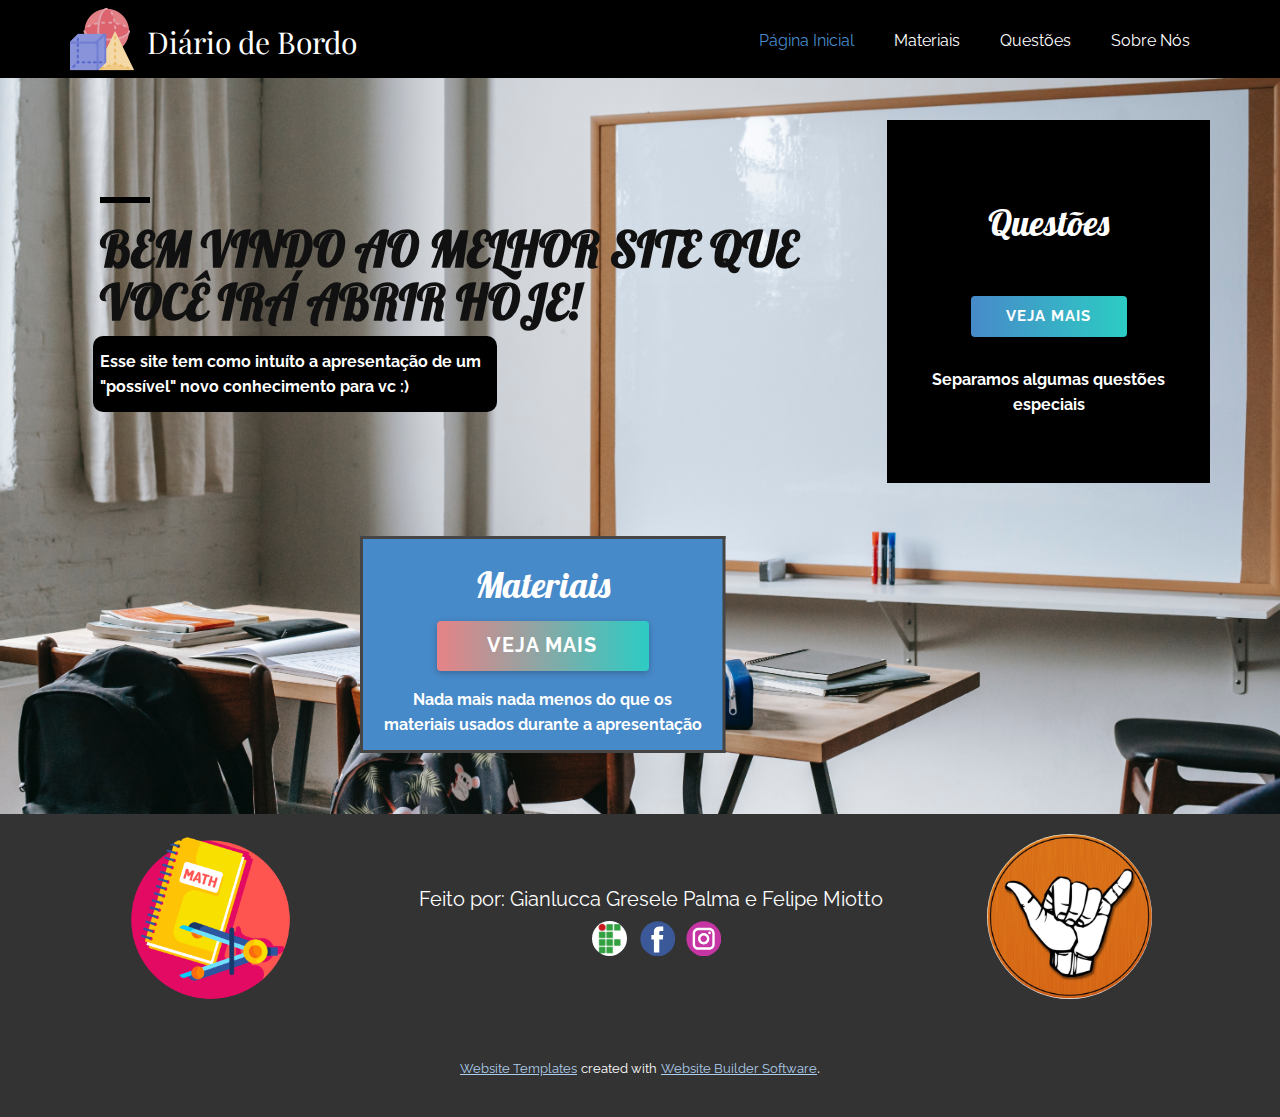
<file: index.html>
<!DOCTYPE html>
<html style="font-size: 16px;" lang="pt"><head>
    <meta name="viewport" content="width=device-width, initial-scale=1.0">
    <meta charset="utf-8">
    <meta name="keywords" content="Bem vindo ao melhor site que você irá abrir hoje!, Redução de Aldeídos:">
    <meta name="description" content="">
    <title>Página Inicial</title>
    <link rel="stylesheet" href="nicepage.css" media="screen">
<link rel="stylesheet" href="Página-Inicial.css" media="screen">
    <script class="u-script" type="text/javascript" src="jquery.js" "="" defer=""></script>
    <script class="u-script" type="text/javascript" src="nicepage.js" "="" defer=""></script>
    <meta name="generator" content="Nicepage 4.17.10, nicepage.com">
    <link id="u-theme-google-font" rel="stylesheet" href="https://fonts.googleapis.com/css?family=Lobster:400|Raleway:100,100i,200,200i,300,300i,400,400i,500,500i,600,600i,700,700i,800,800i,900,900i">
    <link id="u-page-google-font" rel="stylesheet" href="https://fonts.googleapis.com/css?family=Playfair+Display:400,400i,500,500i,600,600i,700,700i,800,800i,900,900i">
    
    
    <script type="application/ld+json">{
		"@context": "http://schema.org",
		"@type": "Organization",
		"name": "",
		"logo": "images/2802825.png",
		"sameAs": [
				"https://www.facebook.com/gianlucca.greselepalma/",
				"https://www.instagram.com/gianluccagpalma/"
		]
}</script>
    <meta name="theme-color" content="#478ac9">
    <meta property="og:title" content="Página Inicial">
    <meta property="og:type" content="website">
  </head>
  <body data-home-page="Página-Inicial.html" data-home-page-title="Página Inicial" class="u-body u-xl-mode" data-lang="pt"><header class="u-black u-clearfix u-header u-header" id="sec-6dbd"><div class="u-clearfix u-sheet u-sheet-1">
        <a href="Página-Inicial.html" data-page-id="105202446" class="u-image u-logo u-image-1" data-image-width="512" data-image-height="512" data-animation-name="customAnimationIn" data-animation-duration="1000" title="Página Inicial">
          <img src="images/2802825.png" class="u-logo-image u-logo-image-1">
        </a>
        <p class="u-custom-font u-font-playfair-display u-text u-text-default u-text-1">Diário de Bordo</p>
        <nav class="u-menu u-menu-one-level u-offcanvas u-menu-1">
          <div class="menu-collapse" style="font-size: 1rem; letter-spacing: 0px;">
            <a class="u-button-style u-custom-left-right-menu-spacing u-custom-padding-bottom u-custom-top-bottom-menu-spacing u-nav-link u-text-active-palette-1-base u-text-hover-palette-2-base" href="#">
              <svg class="u-svg-link" viewBox="0 0 24 24"><use xmlns:xlink="http://www.w3.org/1999/xlink" xlink:href="#menu-hamburger"></use></svg>
              <svg class="u-svg-content" version="1.1" id="menu-hamburger" viewBox="0 0 16 16" x="0px" y="0px" xmlns:xlink="http://www.w3.org/1999/xlink" xmlns="http://www.w3.org/2000/svg"><g><rect y="1" width="16" height="2"></rect><rect y="7" width="16" height="2"></rect><rect y="13" width="16" height="2"></rect>
</g></svg>
            </a>
          </div>
          <div class="u-custom-menu u-nav-container">
            <ul class="u-nav u-unstyled u-nav-1"><li class="u-nav-item"><a class="u-button-style u-nav-link u-text-active-palette-1-base u-text-hover-palette-2-base" href="Página-Inicial.html" style="padding: 10px 20px;">Página Inicial</a>
</li><li class="u-nav-item"><a class="u-button-style u-nav-link u-text-active-palette-1-base u-text-hover-palette-2-base" href="Materiais.html" style="padding: 10px 20px;">Materiais</a>
</li><li class="u-nav-item"><a class="u-button-style u-nav-link u-text-active-palette-1-base u-text-hover-palette-2-base" href="Questões.html" style="padding: 10px 20px;">Questões</a>
</li><li class="u-nav-item"><a class="u-button-style u-nav-link u-text-active-palette-1-base u-text-hover-palette-2-base" href="Sobre-Nós.html" style="padding: 10px 20px;">Sobre Nós</a>
</li></ul>
          </div>
          <div class="u-custom-menu u-nav-container-collapse">
            <div class="u-black u-container-style u-inner-container-layout u-opacity u-opacity-95 u-sidenav">
              <div class="u-inner-container-layout u-sidenav-overflow">
                <div class="u-menu-close"></div>
                <ul class="u-align-center u-nav u-popupmenu-items u-unstyled u-nav-2"><li class="u-nav-item"><a class="u-button-style u-nav-link" href="Página-Inicial.html">Página Inicial</a>
</li><li class="u-nav-item"><a class="u-button-style u-nav-link" href="Materiais.html">Materiais</a>
</li><li class="u-nav-item"><a class="u-button-style u-nav-link" href="Questões.html">Questões</a>
</li><li class="u-nav-item"><a class="u-button-style u-nav-link" href="Sobre-Nós.html">Sobre Nós</a>
</li></ul>
              </div>
            </div>
            <div class="u-black u-menu-overlay u-opacity u-opacity-70"></div>
          </div>
        </nav>
      </div></header>
    <section class="u-clearfix u-image u-section-1" id="carousel_923c" data-image-width="9509" data-image-height="5257">
      <div class="u-clearfix u-sheet u-sheet-1">
        <div class="u-clearfix u-expanded-width-lg u-expanded-width-md u-expanded-width-sm u-expanded-width-xl u-layout-wrap u-layout-wrap-1">
          <div class="u-layout">
            <div class="u-layout-col">
              <div class="u-size-60">
                <div class="u-layout-row">
                  <div class="u-align-left u-container-style u-layout-cell u-left-cell u-size-43 u-layout-cell-1">
                    <div class="u-container-layout u-container-layout-1">
                      <div class="u-border-6 u-border-black u-line u-line-horizontal u-line-1"></div>
                      <h2 class="u-text u-text-1" data-animation-name="customAnimationIn" data-animation-duration="1000">Bem vindo ao melhor site que você irá abrir hoje!</h2>
                      <div class="u-black u-radius-10 u-shape u-shape-round u-shape-1"></div>
                      <p class="u-text u-text-body-alt-color u-text-2">Esse site tem como intuíto a apresentação de um "possível" novo conhecimento para vc :)</p>
                    </div>
                  </div>
                  <div class="u-black u-container-style u-layout-cell u-right-cell u-shape-rectangle u-size-17 u-layout-cell-2">
                    <div class="u-container-layout u-container-layout-2">
                      <h2 class="u-align-center u-subtitle u-text u-text-3">Questões</h2>
                      <a href="Questões.html" data-page-id="885401558" class="u-btn u-btn-round u-button-style u-gradient u-none u-radius-4 u-btn-1">Veja Mais<br>
                      </a>
                      <p class="u-align-center u-text u-text-body-alt-color u-text-4">Separamos algumas questões especiais</p>
                    </div>
                  </div>
                </div>
              </div>
            </div>
          </div>
        </div>
        <div class="u-container-style u-expanded-width-xs u-group u-palette-1-base u-shape-rectangle u-group-1">
          <div class="u-container-layout u-container-layout-3">
            <div class="u-absolute-hcenter u-border-3 u-border-grey-dark-1 u-expanded u-shape u-shape-left"></div>
            <div class="u-absolute-hcenter-md u-absolute-hcenter-sm u-absolute-hcenter-xs u-border-3 u-border-grey-dark-1 u-expanded u-shape u-shape-right"></div>
            <h2 class="u-align-center u-subtitle u-text u-text-5">Materiais</h2>
            <a href="Materiais.html" data-page-id="83122062" class="u-border-none u-btn u-btn-round u-button-style u-gradient u-none u-radius-4 u-text-body-alt-color u-btn-2">Veja Mais</a>
            <p class="u-align-center u-text u-text-body-alt-color u-text-6">Nada mais nada menos do que os materiais usados durante a apresentação</p>
          </div>
        </div>
      </div>
    </section>
    
    
    <footer class="u-align-center-md u-align-center-sm u-align-center-xs u-clearfix u-footer u-grey-80" id="sec-4020"><div class="u-clearfix u-sheet u-sheet-1">
        <div class="infinite u-image u-image-circle u-preserve-proportions u-image-1" alt="" data-image-width="900" data-image-height="900" data-animation-name="pulse" data-animation-duration="1000" data-animation-direction=""></div>
        <p class="u-align-center-lg u-align-center-md u-align-center-xl u-text u-text-1">Feito por: Gianlucca Gresele Palma e Felipe Miotto</p>
        <div class="u-align-left u-social-icons u-spacing-10 u-social-icons-1">
          <a class="u-social-url" title="facebook" target="_blank" href="https://www.facebook.com/gianlucca.greselepalma/"><span class="u-icon u-social-facebook u-social-icon u-icon-1"><svg class="u-svg-link" preserveAspectRatio="xMidYMin slice" viewBox="0 0 112 112" style=""><use xmlns:xlink="http://www.w3.org/1999/xlink" xlink:href="#svg-cbb9"></use></svg><svg class="u-svg-content" viewBox="0 0 112 112" x="0" y="0" id="svg-cbb9"><circle fill="currentColor" cx="56.1" cy="56.1" r="55"></circle><path fill="#FFFFFF" d="M73.5,31.6h-9.1c-1.4,0-3.6,0.8-3.6,3.9v8.5h12.6L72,58.3H60.8v40.8H43.9V58.3h-8V43.9h8v-9.2
            c0-6.7,3.1-17,17-17h12.5v13.9H73.5z"></path></svg></span>
          </a>
          <a class="u-social-url" title="instagram" target="_blank" href="https://www.instagram.com/gianluccagpalma/"><span class="u-icon u-social-icon u-social-instagram u-icon-2"><svg class="u-svg-link" preserveAspectRatio="xMidYMin slice" viewBox="0 0 112 112" style=""><use xmlns:xlink="http://www.w3.org/1999/xlink" xlink:href="#svg-66d4"></use></svg><svg class="u-svg-content" viewBox="0 0 112 112" x="0" y="0" id="svg-66d4"><circle fill="currentColor" cx="56.1" cy="56.1" r="55"></circle><path fill="#FFFFFF" d="M55.9,38.2c-9.9,0-17.9,8-17.9,17.9C38,66,46,74,55.9,74c9.9,0,17.9-8,17.9-17.9C73.8,46.2,65.8,38.2,55.9,38.2
            z M55.9,66.4c-5.7,0-10.3-4.6-10.3-10.3c-0.1-5.7,4.6-10.3,10.3-10.3c5.7,0,10.3,4.6,10.3,10.3C66.2,61.8,61.6,66.4,55.9,66.4z"></path><path fill="#FFFFFF" d="M74.3,33.5c-2.3,0-4.2,1.9-4.2,4.2s1.9,4.2,4.2,4.2s4.2-1.9,4.2-4.2S76.6,33.5,74.3,33.5z"></path><path fill="#FFFFFF" d="M73.1,21.3H38.6c-9.7,0-17.5,7.9-17.5,17.5v34.5c0,9.7,7.9,17.6,17.5,17.6h34.5c9.7,0,17.5-7.9,17.5-17.5V38.8
            C90.6,29.1,82.7,21.3,73.1,21.3z M83,73.3c0,5.5-4.5,9.9-9.9,9.9H38.6c-5.5,0-9.9-4.5-9.9-9.9V38.8c0-5.5,4.5-9.9,9.9-9.9h34.5
            c5.5,0,9.9,4.5,9.9,9.9V73.3z"></path></svg></span>
          </a>
        </div>
        <div class="u-image u-image-circle u-preserve-proportions u-image-2" alt="" data-image-width="1400" data-image-height="1400" data-href="https://www.ifms.edu.br" data-target="_blank"></div>
        <div class="infinite u-image u-image-circle u-preserve-proportions u-image-3" alt="" data-image-width="225" data-image-height="225" data-animation-name="pulse" data-animation-duration="1000" data-animation-direction=""></div>
      </div></footer>
    <section class="u-backlink u-clearfix u-grey-80">
      <a class="u-link" href="https://nicepage.com/website-templates" target="_blank">
        <span>Website Templates</span>
      </a>
      <p class="u-text">
        <span>created with</span>
      </p>
      <a class="u-link" href="" target="_blank">
        <span>Website Builder Software</span>
      </a>. 
    </section>
  
</body></html>
</file>
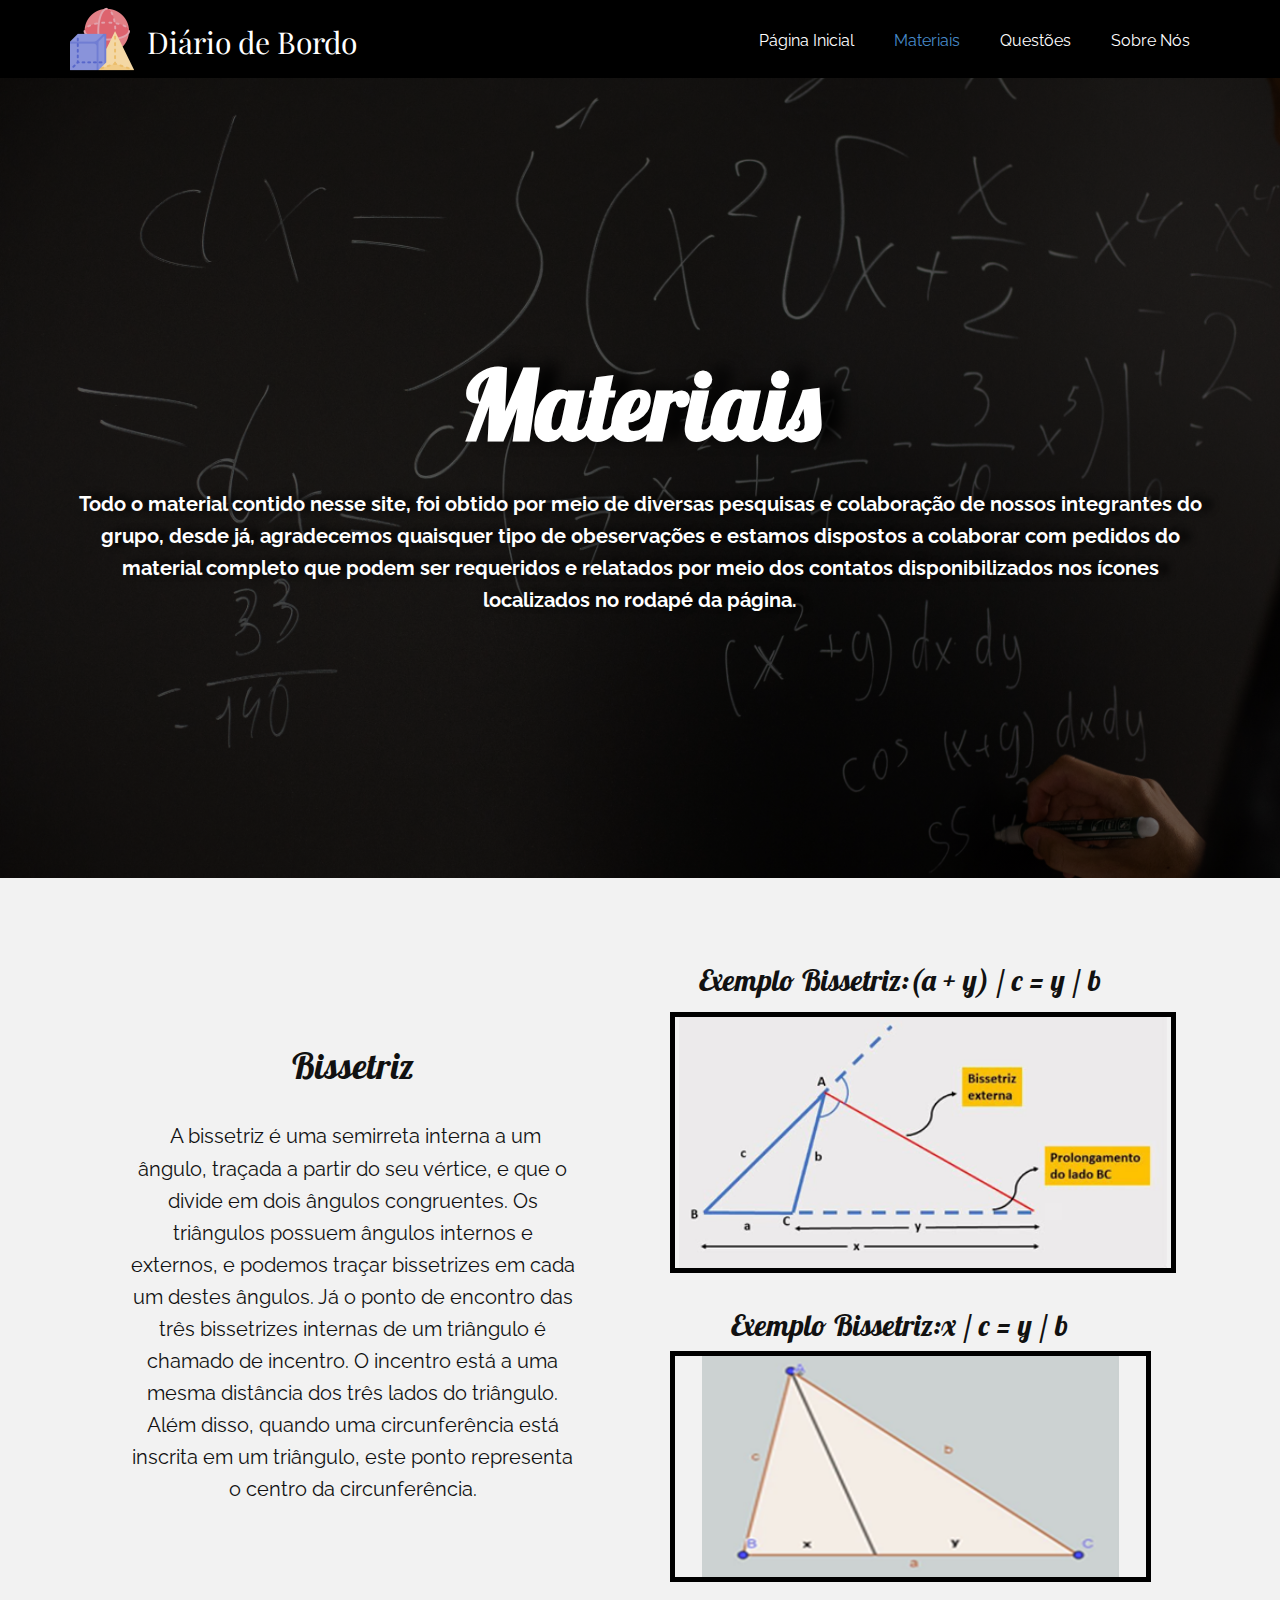
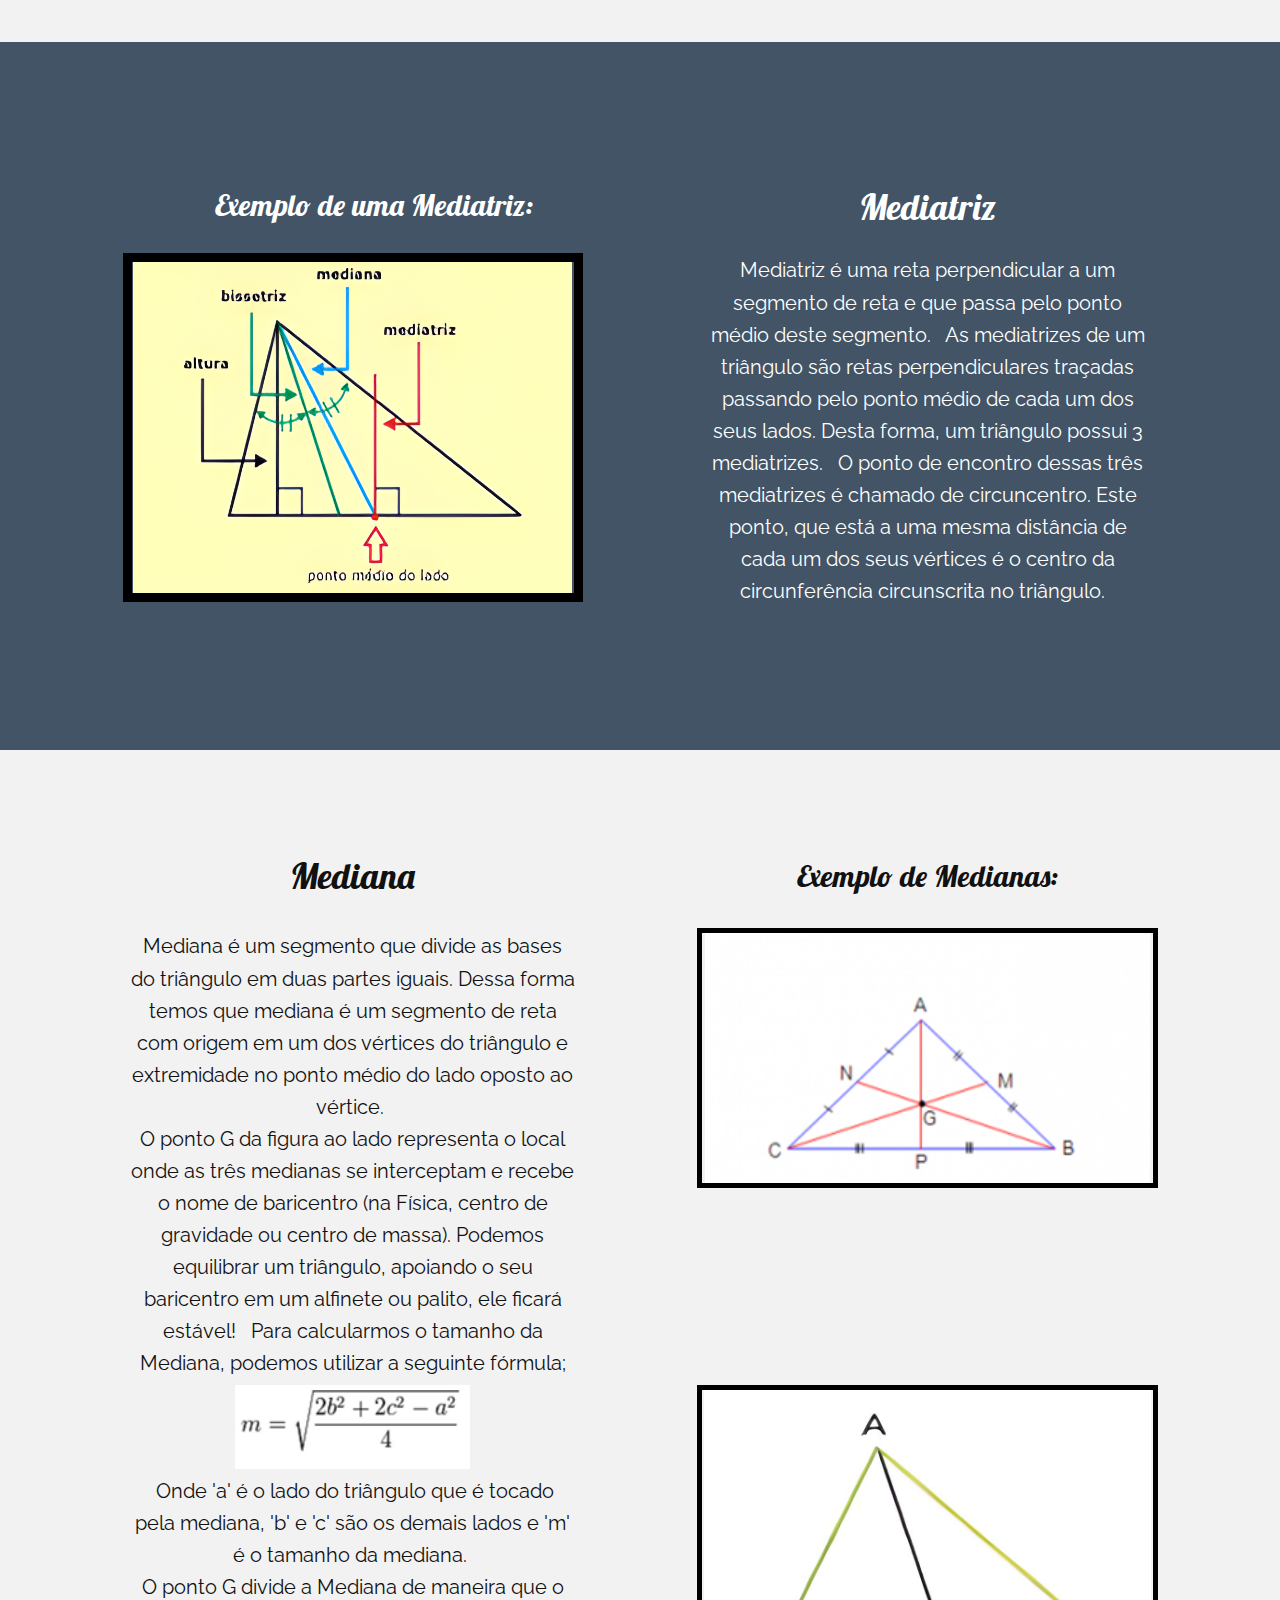
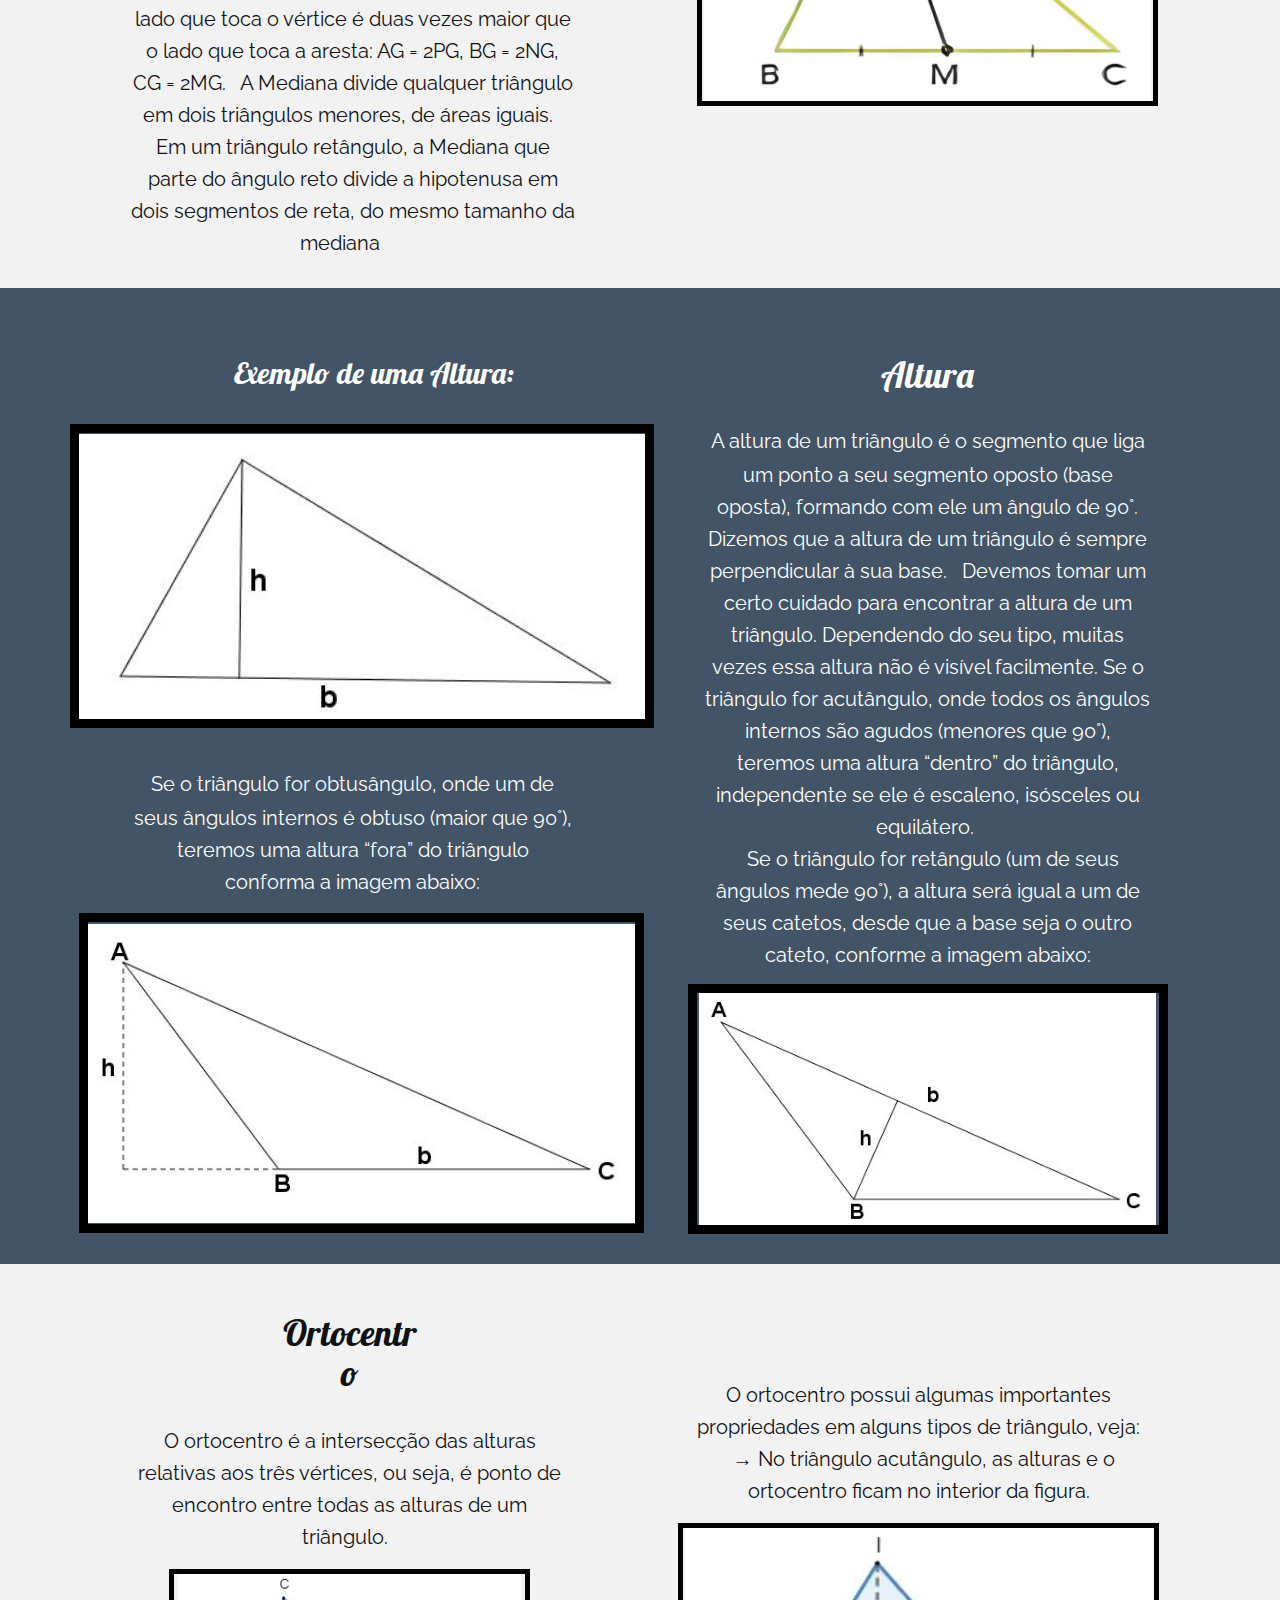
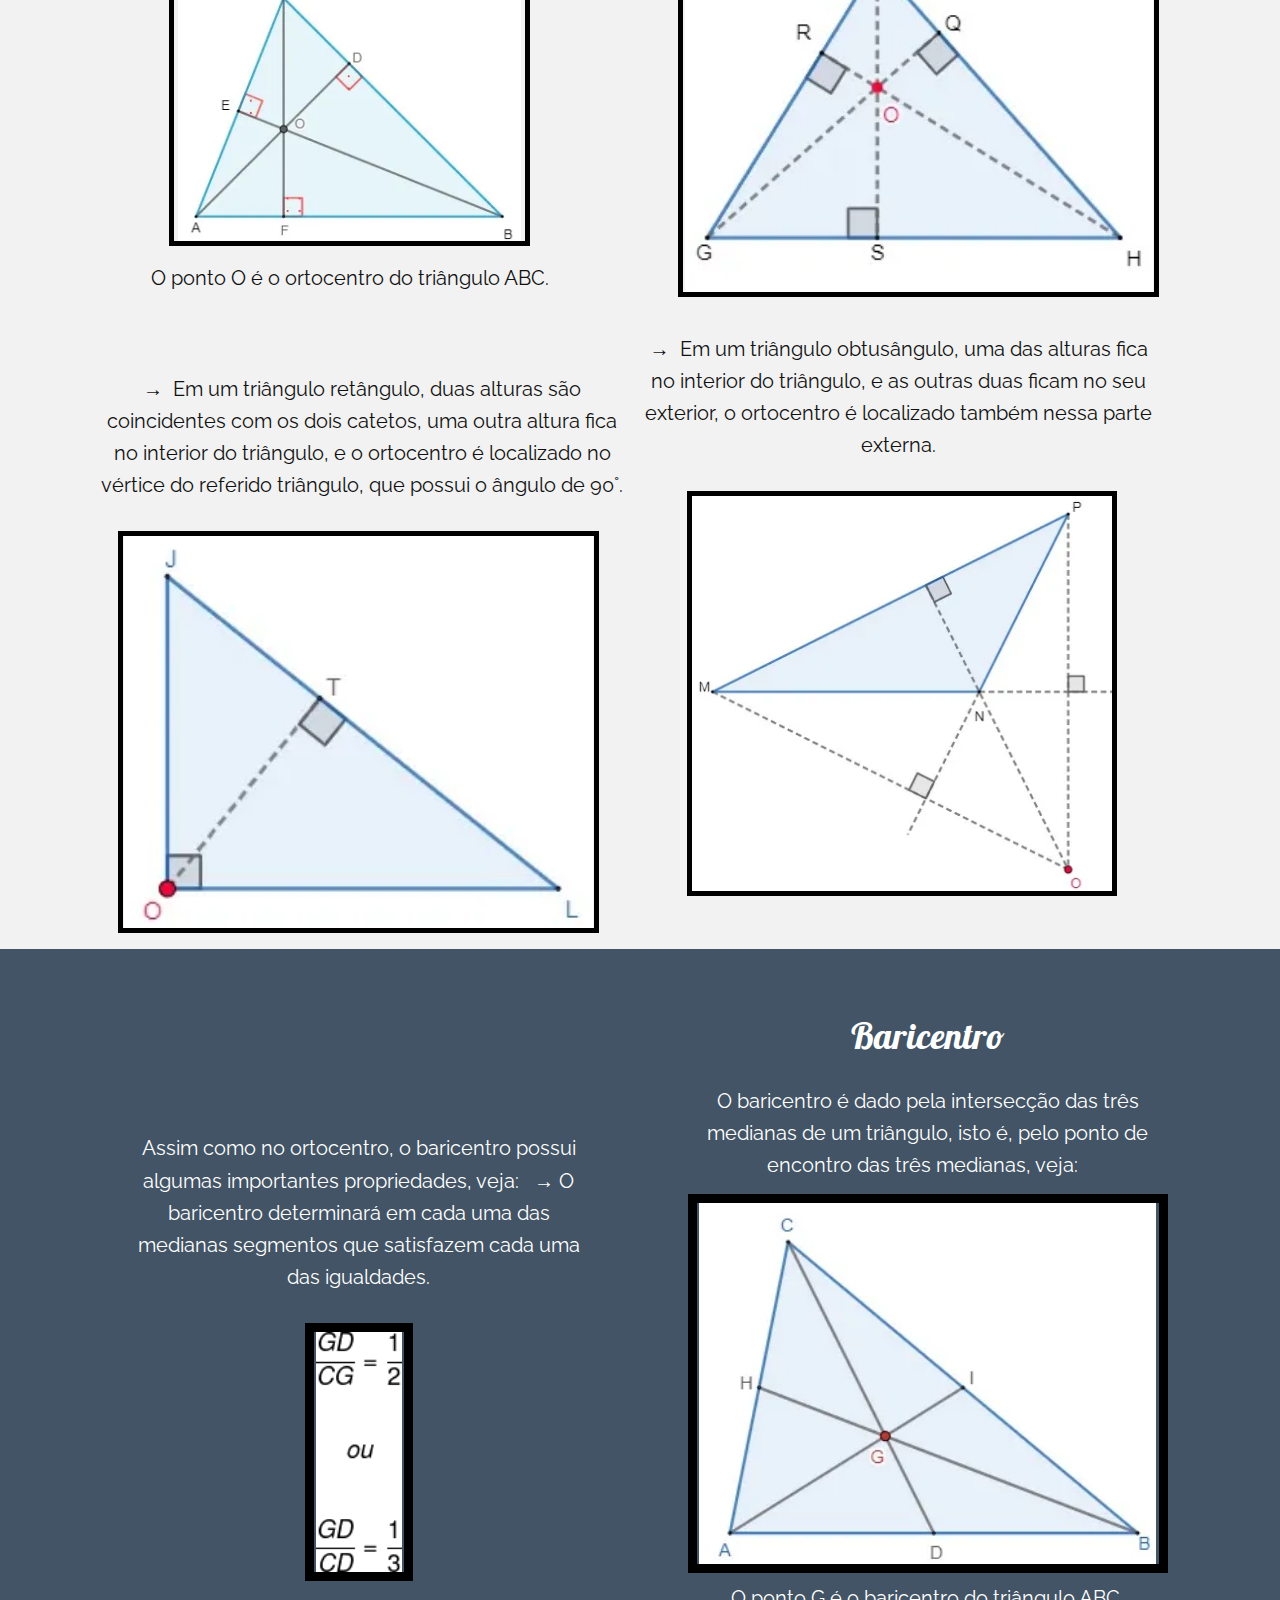
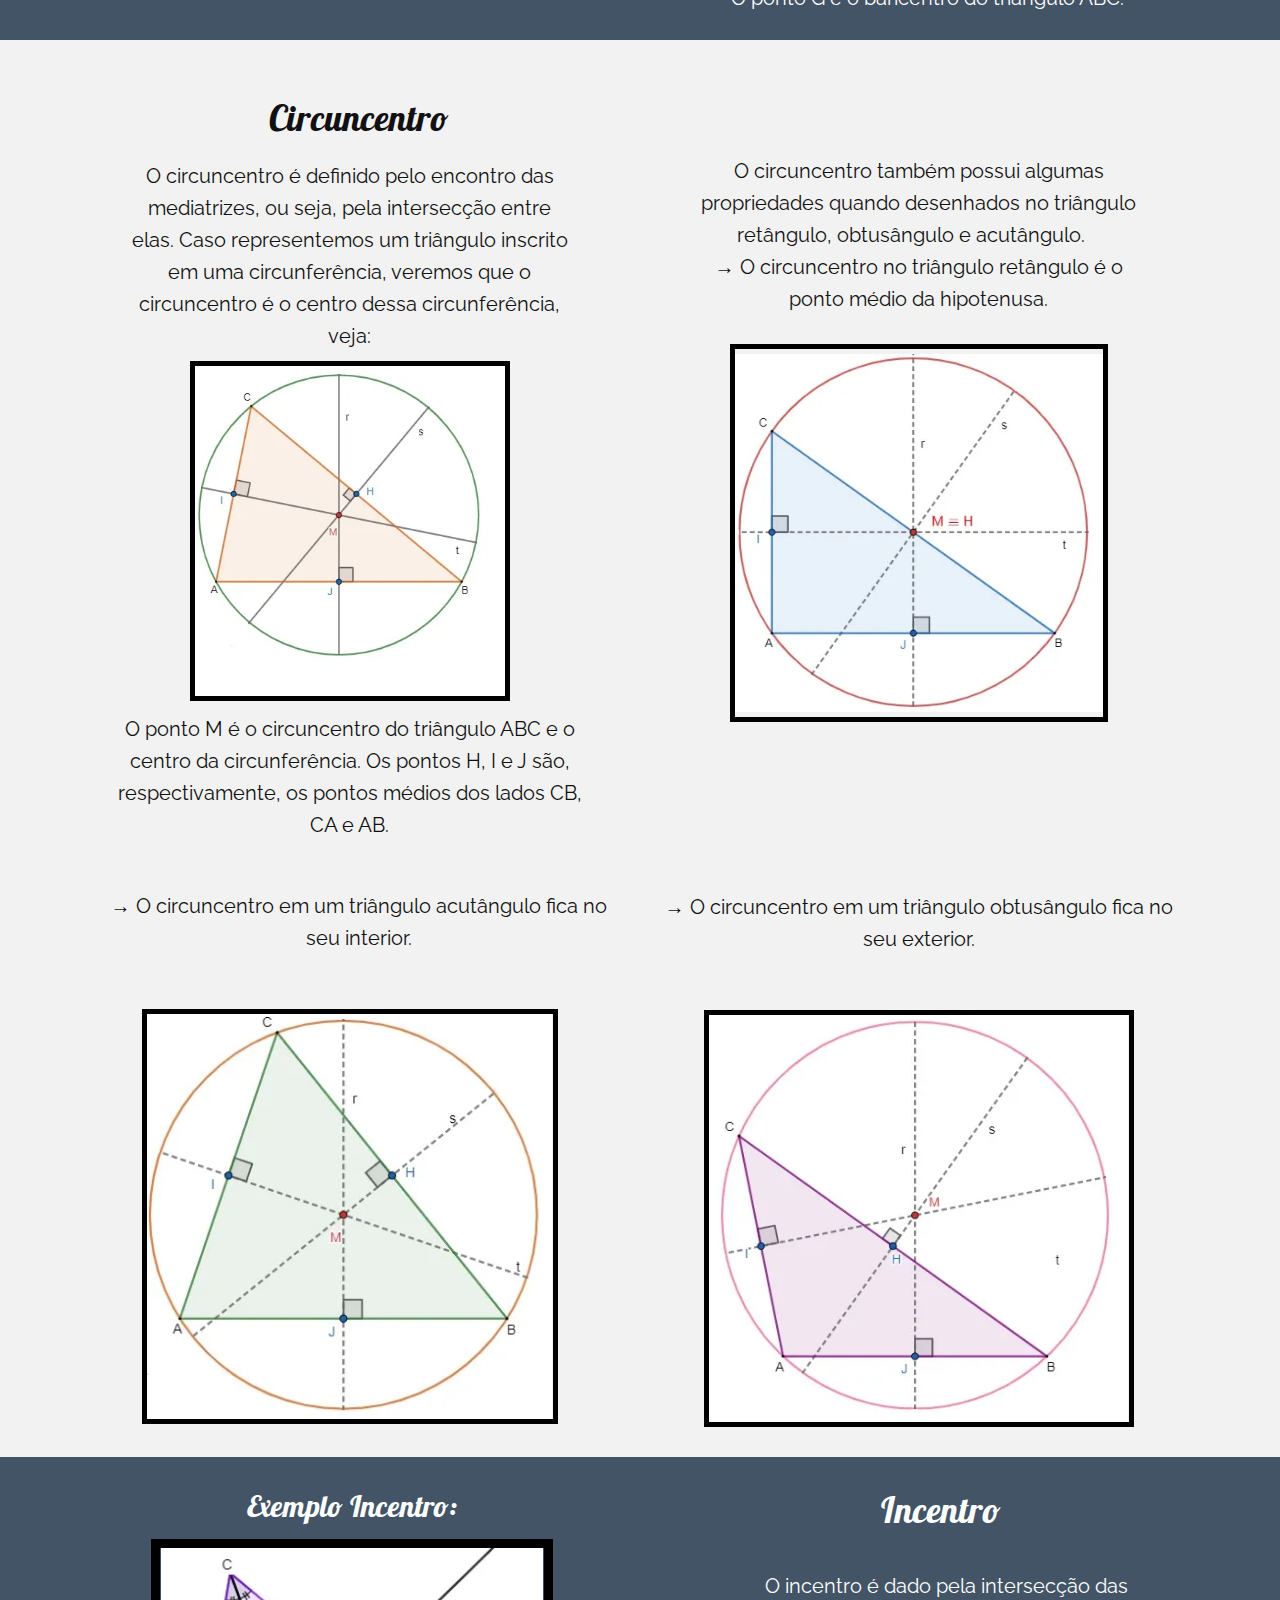
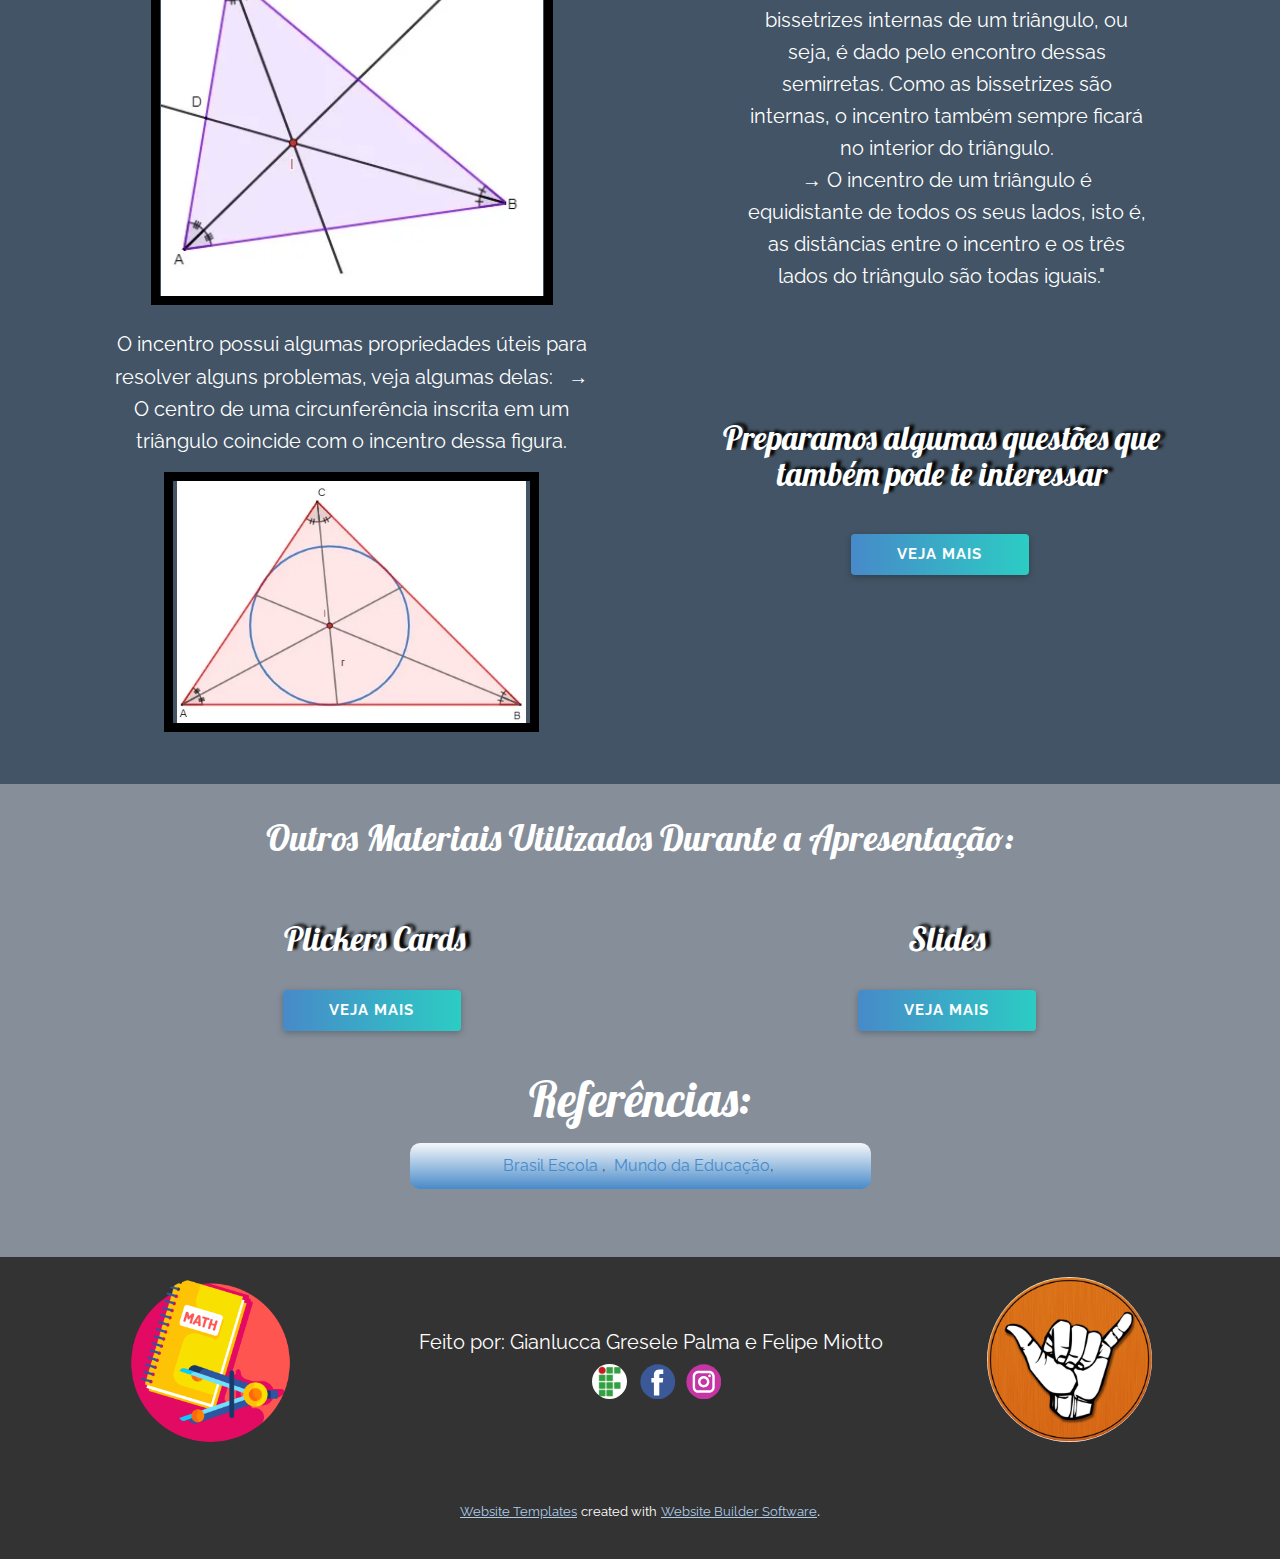
<file: Materiais.html>
<!DOCTYPE html>
<html style="font-size: 16px;" lang="pt"><head>
    <meta name="viewport" content="width=device-width, initial-scale=1.0">
    <meta charset="utf-8">
    <meta name="keywords" content="Reações Orgânicas">
    <meta name="description" content="">
    <title>Materiais</title>
    <link rel="stylesheet" href="nicepage.css" media="screen">
<link rel="stylesheet" href="Materiais.css" media="screen">
    <script class="u-script" type="text/javascript" src="jquery.js" "="" defer=""></script>
    <script class="u-script" type="text/javascript" src="nicepage.js" "="" defer=""></script>
    <meta name="generator" content="Nicepage 4.17.10, nicepage.com">
    <link id="u-theme-google-font" rel="stylesheet" href="https://fonts.googleapis.com/css?family=Lobster:400|Raleway:100,100i,200,200i,300,300i,400,400i,500,500i,600,600i,700,700i,800,800i,900,900i">
    <link id="u-page-google-font" rel="stylesheet" href="https://fonts.googleapis.com/css?family=Playfair+Display:400,400i,500,500i,600,600i,700,700i,800,800i,900,900i">
    
    
    
    
    
    
    
    
    
    
    
    <script type="application/ld+json">{
		"@context": "http://schema.org",
		"@type": "Organization",
		"name": "",
		"logo": "images/2802825.png",
		"sameAs": [
				"https://www.facebook.com/gianlucca.greselepalma/",
				"https://www.instagram.com/gianluccagpalma/"
		]
}</script>
    <meta name="theme-color" content="#478ac9">
    <meta property="og:title" content="Materiais">
    <meta property="og:type" content="website">
  </head>
  <body class="u-body u-xl-mode" data-lang="pt"><header class="u-black u-clearfix u-header u-header" id="sec-6dbd"><div class="u-clearfix u-sheet u-sheet-1">
        <a href="Página-Inicial.html" data-page-id="105202446" class="u-image u-logo u-image-1" data-image-width="512" data-image-height="512" data-animation-name="customAnimationIn" data-animation-duration="1000" title="Página Inicial">
          <img src="images/2802825.png" class="u-logo-image u-logo-image-1">
        </a>
        <p class="u-custom-font u-font-playfair-display u-text u-text-default u-text-1">Diário de Bordo</p>
        <nav class="u-menu u-menu-one-level u-offcanvas u-menu-1">
          <div class="menu-collapse" style="font-size: 1rem; letter-spacing: 0px;">
            <a class="u-button-style u-custom-left-right-menu-spacing u-custom-padding-bottom u-custom-top-bottom-menu-spacing u-nav-link u-text-active-palette-1-base u-text-hover-palette-2-base" href="#">
              <svg class="u-svg-link" viewBox="0 0 24 24"><use xmlns:xlink="http://www.w3.org/1999/xlink" xlink:href="#menu-hamburger"></use></svg>
              <svg class="u-svg-content" version="1.1" id="menu-hamburger" viewBox="0 0 16 16" x="0px" y="0px" xmlns:xlink="http://www.w3.org/1999/xlink" xmlns="http://www.w3.org/2000/svg"><g><rect y="1" width="16" height="2"></rect><rect y="7" width="16" height="2"></rect><rect y="13" width="16" height="2"></rect>
</g></svg>
            </a>
          </div>
          <div class="u-custom-menu u-nav-container">
            <ul class="u-nav u-unstyled u-nav-1"><li class="u-nav-item"><a class="u-button-style u-nav-link u-text-active-palette-1-base u-text-hover-palette-2-base" href="Página-Inicial.html" style="padding: 10px 20px;">Página Inicial</a>
</li><li class="u-nav-item"><a class="u-button-style u-nav-link u-text-active-palette-1-base u-text-hover-palette-2-base" href="Materiais.html" style="padding: 10px 20px;">Materiais</a>
</li><li class="u-nav-item"><a class="u-button-style u-nav-link u-text-active-palette-1-base u-text-hover-palette-2-base" href="Questões.html" style="padding: 10px 20px;">Questões</a>
</li><li class="u-nav-item"><a class="u-button-style u-nav-link u-text-active-palette-1-base u-text-hover-palette-2-base" href="Sobre-Nós.html" style="padding: 10px 20px;">Sobre Nós</a>
</li></ul>
          </div>
          <div class="u-custom-menu u-nav-container-collapse">
            <div class="u-black u-container-style u-inner-container-layout u-opacity u-opacity-95 u-sidenav">
              <div class="u-inner-container-layout u-sidenav-overflow">
                <div class="u-menu-close"></div>
                <ul class="u-align-center u-nav u-popupmenu-items u-unstyled u-nav-2"><li class="u-nav-item"><a class="u-button-style u-nav-link" href="Página-Inicial.html">Página Inicial</a>
</li><li class="u-nav-item"><a class="u-button-style u-nav-link" href="Materiais.html">Materiais</a>
</li><li class="u-nav-item"><a class="u-button-style u-nav-link" href="Questões.html">Questões</a>
</li><li class="u-nav-item"><a class="u-button-style u-nav-link" href="Sobre-Nós.html">Sobre Nós</a>
</li></ul>
              </div>
            </div>
            <div class="u-black u-menu-overlay u-opacity u-opacity-70"></div>
          </div>
        </nav>
      </div></header>
    <section class="u-align-center u-clearfix u-image u-shading u-section-1" src="" data-image-width="2400" data-image-height="1600" id="sec-6303">
      <div class="u-clearfix u-sheet u-sheet-1">
        <h1 class="u-text u-text-default u-title u-text-1" data-animation-name="customAnimationIn" data-animation-duration="1000" data-animation-direction="">Materiais</h1>
        <p class="u-large-text u-text u-text-default u-text-variant u-text-2">Todo o material contido nesse site, foi obtido por meio de diversas pesquisas e colaboração de nossos integrantes do grupo, desde já, agradecemos quaisquer tipo de obeservações e estamos dispostos a colaborar com pedidos do material completo que podem ser requeridos e relatados por meio dos contatos disponibilizados nos ícones localizados no rodapé da página.</p>
      </div>
    </section>
    <section class="u-clearfix u-grey-5 u-section-2" id="sec-c790">
      <div class="u-clearfix u-sheet u-valign-middle-lg u-valign-middle-sm u-valign-middle-xl u-valign-middle-xs u-sheet-1">
        <div class="u-clearfix u-expanded-width u-gutter-10 u-layout-wrap u-layout-wrap-1">
          <div class="u-layout" style="">
            <div class="u-layout-row" style="">
              <div class="u-container-style u-layout-cell u-left-cell u-size-30 u-size-xs-60 u-layout-cell-1" src="">
                <div class="u-container-layout u-container-layout-1">
                  <h2 class="u-align-center u-text u-text-default u-text-1"> Bissetriz</h2>
                  <p class="u-align-center u-text u-text-2"><span class="u-icon"></span>&nbsp;​​
A bissetriz é uma semirreta interna a um ângulo, traçada a
partir do seu vértice, e que o divide em dois ângulos congruentes. Os triângulos possuem ângulos internos e externos, e podemos
traçar bissetrizes em cada um destes ângulos. Já o ponto de encontro das três
bissetrizes internas de um triângulo é chamado de incentro.
O incentro está a uma mesma distância dos três lados do
triângulo. Além disso, quando uma circunferência está inscrita em um triângulo,
este ponto representa o centro da circunferência.
                  </p>
                </div>
              </div>
              <div class="u-container-style u-layout-cell u-right-cell u-size-30 u-size-xs-60 u-layout-cell-2" src="">
                <div class="u-container-layout u-container-layout-2" src="">
                  <h3 class="u-align-center u-text u-text-3"> Exemplo Bissetriz:(a + y) / c = y / b </h3>
                  <img class="u-border-5 u-border-black u-expanded-width-md u-image u-image-contain u-image-1" src="images/image1.png" data-image-width="431" data-image-height="222">
                  <h3 class="u-align-center u-text u-text-4"> Exemplo Bissetriz:​
x / c = y / b </h3>
                  <img class="u-border-5 u-border-black u-image u-image-contain u-image-2" src="images/image.png" data-image-width="426" data-image-height="226">
                </div>
              </div>
            </div>
          </div>
        </div>
      </div>
    </section>
    <section class="u-clearfix u-palette-1-dark-2 u-section-3" id="carousel_867b">
      <div class="u-clearfix u-sheet u-valign-middle u-sheet-1">
        <div class="u-clearfix u-expanded-width u-gutter-10 u-layout-wrap u-layout-wrap-1">
          <div class="u-layout" style="">
            <div class="u-layout-row" style="">
              <div class="u-container-style u-layout-cell u-left-cell u-size-30 u-size-xs-60 u-layout-cell-1" src="">
                <div class="u-container-layout u-container-layout-1">
                  <h3 class="u-text u-text-default-lg u-text-default-xl u-text-1"> &nbsp; &nbsp; &nbsp; Exemplo de uma Mediatriz:</h3>
                  <img class="u-border-9 u-border-black u-expanded-width-md u-image u-image-contain u-image-1" src="images/zyro-image8.png" data-image-width="840" data-image-height="632">
                </div>
              </div>
              <div class="u-container-style u-layout-cell u-right-cell u-size-30 u-size-xs-60 u-layout-cell-2" src="">
                <div class="u-container-layout u-container-layout-2" src="">
                  <h2 class="u-align-center u-text u-text-default u-text-2"> Mediatriz</h2>
                  <p class="u-align-center u-text u-text-3"><span class="u-icon"></span> Mediatriz é uma reta perpendicular a um segmento de reta e
que passa pelo ponto médio deste segmento.
&nbsp;
As mediatrizes de um triângulo são retas perpendiculares
traçadas passando pelo ponto médio de cada um dos seus lados. Desta forma, um
triângulo possui 3 mediatrizes.
&nbsp;
O ponto de encontro dessas três mediatrizes é chamado de
circuncentro. Este ponto, que está a uma mesma distância de cada um dos seus
vértices é o centro da circunferência circunscrita no triângulo.&nbsp;&nbsp;
                  </p>
                </div>
              </div>
            </div>
          </div>
        </div>
      </div>
    </section>
    <section class="u-clearfix u-grey-5 u-section-4" id="carousel_8901">
      <div class="u-clearfix u-sheet u-valign-middle u-sheet-1">
        <div class="u-clearfix u-expanded-width u-gutter-10 u-layout-wrap u-layout-wrap-1">
          <div class="u-layout" style="">
            <div class="u-layout-row" style="">
              <div class="u-container-style u-layout-cell u-left-cell u-size-30 u-size-xs-60 u-layout-cell-1" src="">
                <div class="u-container-layout u-container-layout-1">
                  <h2 class="u-align-center u-text u-text-default u-text-1">Mediana</h2>
                  <p class="u-align-center u-text u-text-2"><span class="u-icon"></span> Mediana é um segmento que divide as bases do triângulo em
duas partes iguais. Dessa forma temos que mediana é um segmento de reta com
origem em um dos vértices do triângulo e extremidade no ponto médio do lado
oposto ao vértice.&nbsp;<br>O ponto G da figura ao lado representa o local onde as três
medianas se interceptam e recebe o nome de baricentro (na Física, centro de
gravidade ou centro de massa). Podemos equilibrar um triângulo, apoiando o seu
baricentro em um alfinete ou palito, ele ficará estável!
&nbsp;
Para calcularmos o tamanho da Mediana,&nbsp;podemos utilizar a
seguinte fórmula;<br>
                    <br>
                    <br>
                    <br>&nbsp;Onde 'a' é o lado do triângulo que é tocado pela mediana, 'b'
e 'c' são os demais lados e 'm' é o tamanho da mediana.&nbsp;<br>O ponto G divide a Mediana de maneira que o lado que toca o
vértice é duas vezes maior que o lado que toca a aresta: AG = 2PG, BG = 2NG, CG
= 2MG.
&nbsp;
A Mediana divide qualquer triângulo em dois triângulos
menores, de áreas iguais.
&nbsp;
Em um triângulo retângulo, a Mediana que parte do ângulo
reto divide a hipotenusa em dois segmentos de reta, do mesmo tamanho da mediana&nbsp; &nbsp; &nbsp;
                  </p>
                  <img class="u-image u-image-contain u-image-default u-preserve-proportions u-image-1" src="images/image2.png" alt="" data-image-width="185" data-image-height="66">
                </div>
              </div>
              <div class="u-container-style u-layout-cell u-right-cell u-size-30 u-size-xs-60 u-layout-cell-2" src="">
                <div class="u-container-layout u-container-layout-2" src="">
                  <h3 class="u-align-center u-text u-text-3"> Exemplo de Medianas:</h3>
                  <img class="u-border-5 u-border-black u-expanded-width-xs u-image u-image-contain u-image-2" src="images/image3.png" data-image-width="318" data-image-height="179">
                  <img class="u-border-5 u-border-black u-expanded-width-md u-expanded-width-xs u-image u-image-contain u-image-3" src="images/zyro-image9.png" data-image-width="960" data-image-height="668">
                </div>
              </div>
            </div>
          </div>
        </div>
      </div>
    </section>
    <section class="u-clearfix u-palette-1-dark-2 u-section-5" id="carousel_579b">
      <div class="u-clearfix u-sheet u-valign-middle u-sheet-1">
        <div class="u-clearfix u-expanded-width u-gutter-10 u-layout-wrap u-layout-wrap-1">
          <div class="u-layout" style="">
            <div class="u-layout-row" style="">
              <div class="u-container-style u-layout-cell u-left-cell u-size-30 u-size-xs-60 u-layout-cell-1" src="">
                <div class="u-container-layout u-container-layout-1">
                  <h3 class="u-text u-text-default u-text-1"> &nbsp; &nbsp; &nbsp; Exemplo de uma Altura:</h3>
                  <img class="u-border-9 u-border-black u-expanded-width-xs u-image u-image-contain u-image-1" src="images/image4.png" data-image-width="437" data-image-height="220">
                  <p class="u-align-center u-text u-text-2"><span class="u-icon"></span> Se o triângulo for obtusângulo, onde um de seus ângulos internos
é obtuso (maior que 90°), teremos uma altura “fora” do triângulo conforma a imagem abaixo:
                  </p>
                  <img class="u-border-9 u-border-black u-expanded-width-xs u-image u-image-contain u-image-2" src="images/image5.png" data-image-width="528" data-image-height="289">
                </div>
              </div>
              <div class="u-container-style u-layout-cell u-right-cell u-size-30 u-size-xs-60 u-layout-cell-2" src="">
                <div class="u-container-layout u-container-layout-2" src="">
                  <h2 class="u-align-center u-text u-text-default u-text-3">Altura</h2>
                  <p class="u-align-center u-text u-text-4"><span class="u-icon"></span> A altura de um triângulo é o segmento que liga um ponto a
seu segmento oposto (base oposta), formando com ele um ângulo de 90°. Dizemos
que a altura de um triângulo é sempre perpendicular à sua base.
&nbsp;
Devemos tomar um certo cuidado para encontrar a altura de um
triângulo. Dependendo do seu tipo, muitas vezes essa altura não é visível
facilmente. Se o triângulo for acutângulo, onde todos os ângulos
internos são agudos (menores que 90°), teremos uma altura “dentro” do
triângulo, independente se ele é escaleno, isósceles ou equilátero.&nbsp;<br>&nbsp; Se o triângulo for retângulo (um de seus ângulos mede 90°),
a altura será igual a um de seus catetos, desde que a base seja o outro cateto, conforme a imagem abaixo:<br>
                  </p>
                  <img class="u-border-9 u-border-black u-expanded-width-xs u-image u-image-contain u-image-3" src="images/image6.png" data-image-width="517" data-image-height="262">
                </div>
              </div>
            </div>
          </div>
        </div>
      </div>
    </section>
    <section class="u-clearfix u-grey-5 u-section-6" id="carousel_c58b">
      <div class="u-clearfix u-sheet u-valign-middle-sm u-valign-middle-xs u-sheet-1">
        <div class="u-clearfix u-gutter-10 u-layout-wrap u-layout-wrap-1">
          <div class="u-layout" style="">
            <div class="u-layout-row" style="">
              <div class="u-container-style u-layout-cell u-left-cell u-size-30 u-size-xs-60 u-layout-cell-1" src="">
                <div class="u-container-layout u-container-layout-1">
                  <h2 class="u-align-center u-text u-text-1"> Ortocentro</h2>
                  <p class="u-align-center u-text u-text-2"> O ortocentro é a intersecção das alturas relativas aos três
vértices, ou seja, é ponto de encontro entre todas as alturas de um triângulo.&nbsp;&nbsp;</p>
                  <img class="u-border-5 u-border-black u-image u-image-contain u-image-1" src="images/image7.png" data-image-width="353" data-image-height="275">
                  <p class="u-align-center u-text u-text-3"> O ponto O é o ortocentro do triângulo ABC. </p>
                  <p class="u-align-center u-text u-text-4"> →&nbsp; Em um triângulo retângulo, duas alturas são
coincidentes com os dois catetos, uma outra altura fica no interior do
triângulo, e o ortocentro é localizado no vértice do referido triângulo, que
possui o ângulo de 90°.</p>
                  <img class="u-border-5 u-border-black u-expanded-width-md u-expanded-width-sm u-expanded-width-xs u-image u-image-contain u-image-2" src="images/image9.png" data-image-width="270" data-image-height="226">
                </div>
              </div>
              <div class="u-container-style u-layout-cell u-right-cell u-size-30 u-size-xs-60 u-layout-cell-2" src="">
                <div class="u-container-layout u-container-layout-2" src="">
                  <p class="u-align-center u-text u-text-5"> O ortocentro possui algumas importantes propriedades em
alguns tipos de triângulo, veja:
&nbsp;
→
No triângulo acutângulo, as alturas e o ortocentro ficam no interior da figura.</p>
                  <img class="u-border-5 u-border-black u-image u-image-contain u-image-3" src="images/image8.png" data-image-width="306" data-image-height="238">
                  <p class="u-align-center u-text u-text-6"> →&nbsp; Em um triângulo obtusângulo, uma das alturas
fica no interior do triângulo, e as outras duas ficam no seu exterior, o
ortocentro é localizado também nessa parte externa.</p>
                  <img class="u-border-5 u-border-black u-expanded-width-md u-expanded-width-sm u-expanded-width-xs u-image u-image-contain u-image-4" src="images/image10.png" data-image-width="425" data-image-height="400">
                </div>
              </div>
            </div>
          </div>
        </div>
      </div>
    </section>
    <section class="u-clearfix u-palette-1-dark-2 u-section-7" id="carousel_33b7">
      <div class="u-clearfix u-sheet u-valign-middle-sm u-valign-middle-xl u-valign-middle-xs u-sheet-1">
        <div class="u-clearfix u-expanded-width u-gutter-10 u-layout-wrap u-layout-wrap-1">
          <div class="u-layout" style="">
            <div class="u-layout-row" style="">
              <div class="u-container-style u-layout-cell u-left-cell u-size-30 u-size-xs-60 u-layout-cell-1" src="">
                <div class="u-container-layout u-container-layout-1">
                  <p class="u-align-center u-text u-text-1"><span class="u-icon"></span> Assim como no ortocentro, o baricentro possui algumas
importantes propriedades, veja:
&nbsp;
→
O baricentro determinará em cada uma das medianas segmentos que satisfazem cada
uma das igualdades.
                  </p>
                  <img class="u-border-9 u-border-black u-image u-image-contain u-image-1" src="images/image12.png" data-image-width="64" data-image-height="177">
                </div>
              </div>
              <div class="u-container-style u-layout-cell u-right-cell u-size-30 u-size-xs-60 u-layout-cell-2" src="">
                <div class="u-container-layout u-container-layout-2" src="">
                  <h2 class="u-align-center u-text u-text-default u-text-2"> Baricentro</h2>
                  <p class="u-align-center u-text u-text-3"> O baricentro é dado pela intersecção das três medianas de um
triângulo, isto é, pelo ponto de encontro das três medianas, veja:&nbsp;&nbsp;<br>
                  </p>
                  <img class="u-border-9 u-border-black u-image u-image-contain u-image-2" src="images/image11.png" data-image-width="353" data-image-height="279">
                  <p class="u-align-center u-text u-text-4"><span class="u-icon"></span> O ponto G é o baricentro do triângulo ABC. 
                  </p>
                </div>
              </div>
            </div>
          </div>
        </div>
      </div>
    </section>
    <section class="u-clearfix u-grey-5 u-section-8" id="carousel_8164">
      <div class="u-clearfix u-sheet u-sheet-1">
        <div class="u-clearfix u-expanded-width-sm u-expanded-width-xs u-gutter-10 u-layout-wrap u-layout-wrap-1">
          <div class="u-layout" style="">
            <div class="u-layout-row" style="">
              <div class="u-container-style u-layout-cell u-left-cell u-size-30 u-size-xs-60 u-layout-cell-1" src="">
                <div class="u-container-layout u-container-layout-1">
                  <h2 class="u-align-center u-text u-text-1">Circuncentro</h2>
                  <p class="u-align-center u-text u-text-2"> O circuncentro é definido pelo encontro das mediatrizes, ou
seja, pela intersecção entre elas. Caso representemos um triângulo inscrito em
uma circunferência, veremos que o circuncentro é o centro dessa circunferência,
veja: </p>
                  <img class="u-border-5 u-border-black u-image u-image-contain u-image-1" src="images/image13.png" data-image-width="421" data-image-height="448">
                  <p class="u-align-center u-text u-text-3"> O ponto M é o circuncentro do triângulo ABC e o centro da
circunferência. Os pontos H, I e J são, respectivamente, os pontos médios dos
lados CB, CA e AB. </p>
                  <p class="u-align-center u-text u-text-4"> →
O circuncentro em um triângulo acutângulo fica no seu interior.</p>
                  <img class="u-border-5 u-border-black u-expanded-width-md u-expanded-width-sm u-expanded-width-xs u-image u-image-contain u-image-2" src="images/image16.png" data-image-width="413" data-image-height="412">
                </div>
              </div>
              <div class="u-container-style u-layout-cell u-right-cell u-size-30 u-size-xs-60 u-layout-cell-2" src="">
                <div class="u-container-layout u-container-layout-2" src="">
                  <p class="u-align-center u-text u-text-5"> O circuncentro também possui algumas propriedades quando
desenhados no triângulo retângulo, obtusângulo e acutângulo.&nbsp; &nbsp;<br>→ O
circuncentro no triângulo retângulo é o ponto médio da hipotenusa.
                  </p>
                  <img class="u-border-5 u-border-black u-expanded-width-md u-expanded-width-sm u-expanded-width-xs u-image u-image-contain u-image-3" src="images/image14.png" data-image-width="436" data-image-height="424">
                  <p class="u-align-center u-text u-text-6"> →
O circuncentro em um triângulo obtusângulo fica no seu exterior.</p>
                  <img class="u-border-5 u-border-black u-image u-image-contain u-image-4" src="images/image15.png" data-image-width="456" data-image-height="442">
                </div>
              </div>
            </div>
          </div>
        </div>
      </div>
    </section>
    <section class="u-clearfix u-palette-1-dark-2 u-section-9" id="carousel_a882">
      <div class="u-clearfix u-sheet u-valign-middle-md u-valign-middle-sm u-sheet-1">
        <div class="u-clearfix u-expanded-width u-gutter-10 u-layout-wrap u-layout-wrap-1">
          <div class="u-layout" style="">
            <div class="u-layout-row" style="">
              <div class="u-container-style u-layout-cell u-left-cell u-size-32 u-size-xs-60 u-layout-cell-1" src="">
                <div class="u-container-layout u-valign-bottom-lg u-valign-bottom-md u-valign-bottom-sm u-valign-bottom-xs u-container-layout-1">
                  <h3 class="u-align-center u-text u-text-1"> Exemplo Incentro:</h3>
                  <img class="u-border-9 u-border-black u-image u-image-contain u-image-1" src="images/image17.png" data-image-width="373" data-image-height="340">
                  <p class="u-align-center u-text u-text-2"><span class="u-icon"></span> O incentro possui algumas propriedades úteis para resolver
alguns problemas, veja algumas delas:
&nbsp;
→
O centro de uma circunferência inscrita em um triângulo coincide com o incentro
dessa figura.
                  </p>
                  <img class="u-border-9 u-border-black u-image u-image-contain u-image-2" src="images/image18.png" data-image-width="464" data-image-height="322">
                </div>
              </div>
              <div class="u-container-style u-layout-cell u-right-cell u-size-28 u-size-xs-60 u-layout-cell-2" src="">
                <div class="u-container-layout u-container-layout-2" src="">
                  <h2 class="u-align-center u-text u-text-default u-text-3"> Incentro</h2>
                  <p class="u-align-center u-text u-text-4"><span class="u-icon"></span> O incentro é dado pela intersecção das bissetrizes internas
de um triângulo, ou seja, é dado pelo encontro dessas semirretas. Como as
bissetrizes são internas, o incentro também sempre ficará no interior do
triângulo.<br>→
O incentro de um triângulo é equidistante de todos os seus lados, isto é, as
distâncias entre o incentro e os três lados do triângulo são todas
iguais."&nbsp;&nbsp;<br>
                  </p>
                  <h2 class="u-align-center u-subtitle u-text u-text-default u-text-5">Preparamos algumas questões que também pode te interessar<br>
                  </h2>
                  <a href="Questões.html" data-page-id="885401558" class="u-btn u-btn-round u-button-style u-gradient u-none u-radius-4 u-btn-1">veja Mais</a>
                </div>
              </div>
            </div>
          </div>
        </div>
      </div>
    </section>
    <section class="u-align-center u-clearfix u-palette-5-dark-1 u-section-10" id="sec-19cc">
      <div class="u-clearfix u-sheet u-sheet-1">
        <h2 class="u-align-center u-text u-text-default u-text-1">Outros Materiais Utilizados Durante a Apresentação:</h2>
        <h1 class="u-text u-text-default u-text-2">Referências:</h1>
        <div class="u-clearfix u-expanded-width u-gutter-10 u-layout-wrap u-layout-wrap-1">
          <div class="u-layout" style="">
            <div class="u-layout-row" style="">
              <div class="u-container-style u-layout-cell u-left-cell u-size-32 u-size-xs-60 u-layout-cell-1" src="">
                <div class="u-container-layout u-container-layout-1">
                  <h2 class="u-align-center u-subtitle u-text u-text-default u-text-3"> Plickers Cards<br>
                  </h2>
                  <a href="https://drive.google.com/drive/folders/1w_DnZlNimV6gpBwfJnpQfpooRyl4ek_5?usp=sharing" class="u-btn u-btn-round u-button-style u-gradient u-none u-radius-4 u-btn-1" target="_blank">veja Mais</a>
                </div>
              </div>
              <div class="u-container-style u-layout-cell u-right-cell u-size-28 u-size-xs-60 u-layout-cell-2" src="">
                <div class="u-container-layout u-container-layout-2" src="">
                  <h2 class="u-align-center u-subtitle u-text u-text-default u-text-4">Slides<br>
                  </h2>
                  <a href="blog/Pontos Notáveis dos Triângulos.pdf" class="u-btn u-btn-round u-button-style u-gradient u-none u-radius-4 u-btn-2" target="_blank" download>veja Mais</a>
                </div>
              </div>
            </div>
          </div>
        </div>
        <div class="u-expanded-width-xs u-gradient u-radius-10 u-shape u-shape-round u-shape-1"></div>
        <p class="u-text u-text-grey-70 u-text-5">
          <a href="https://brasilescola-uol-com-br.cdn.ampproject.org/v/s/brasilescola.uol.com.br/amp/matematica/pontos-notaveis-de-um-triangulo.htm?amp_js_v=a9&amp;amp_gsa=1&amp;usqp=mq331AQKKAFQArABIIACAw==#amp_tf=De%20%251%24s&amp;aoh=16625903931803&amp;referrer=https%3A%2F%2Fwww.google.com&amp;ampshare=https%3A%2F%2Fbrasilescola.uol.com.br%2Fmatematica%2Fpontos-notaveis-de-um-triangulo.htm" class="u-active-none u-border-none u-btn u-button-link u-button-style u-hover-none u-none u-text-palette-1-base u-btn-3" target="_blank">Brasil Escola </a>,&nbsp; <a href="https://mundoeducacao-uol-com-br.cdn.ampproject.org/v/s/mundoeducacao.uol.com.br/amp/matematica/baricentro-triangulo.htm?amp_gsa=1&amp;amp_js_v=a9&amp;usqp=mq331AQKKAFQArABIIACAw%3D%3D#amp_tf=De%20%251%24s&amp;aoh=16625904056450&amp;referrer=https%3A%2F%2Fwww.google.com&amp;ampshare=https%3A%2F%2Fmundoeducacao.uol.com.br%2Fmatematica%2Fbaricentro-triangulo.htm" class="u-active-none u-border-none u-btn u-button-link u-button-style u-hover-none u-none u-text-palette-1-base u-btn-4" target="_blank">Mundo da Educação</a>,&nbsp;
        </p>
      </div>
    </section>
    
    
    <footer class="u-align-center-md u-align-center-sm u-align-center-xs u-clearfix u-footer u-grey-80" id="sec-4020"><div class="u-clearfix u-sheet u-sheet-1">
        <div class="infinite u-image u-image-circle u-preserve-proportions u-image-1" alt="" data-image-width="900" data-image-height="900" data-animation-name="pulse" data-animation-duration="1000" data-animation-direction=""></div>
        <p class="u-align-center-lg u-align-center-md u-align-center-xl u-text u-text-1">Feito por: Gianlucca Gresele Palma e Felipe Miotto</p>
        <div class="u-align-left u-social-icons u-spacing-10 u-social-icons-1">
          <a class="u-social-url" title="facebook" target="_blank" href="https://www.facebook.com/gianlucca.greselepalma/"><span class="u-icon u-social-facebook u-social-icon u-icon-1"><svg class="u-svg-link" preserveAspectRatio="xMidYMin slice" viewBox="0 0 112 112" style=""><use xmlns:xlink="http://www.w3.org/1999/xlink" xlink:href="#svg-cbb9"></use></svg><svg class="u-svg-content" viewBox="0 0 112 112" x="0" y="0" id="svg-cbb9"><circle fill="currentColor" cx="56.1" cy="56.1" r="55"></circle><path fill="#FFFFFF" d="M73.5,31.6h-9.1c-1.4,0-3.6,0.8-3.6,3.9v8.5h12.6L72,58.3H60.8v40.8H43.9V58.3h-8V43.9h8v-9.2
            c0-6.7,3.1-17,17-17h12.5v13.9H73.5z"></path></svg></span>
          </a>
          <a class="u-social-url" title="instagram" target="_blank" href="https://www.instagram.com/gianluccagpalma/"><span class="u-icon u-social-icon u-social-instagram u-icon-2"><svg class="u-svg-link" preserveAspectRatio="xMidYMin slice" viewBox="0 0 112 112" style=""><use xmlns:xlink="http://www.w3.org/1999/xlink" xlink:href="#svg-66d4"></use></svg><svg class="u-svg-content" viewBox="0 0 112 112" x="0" y="0" id="svg-66d4"><circle fill="currentColor" cx="56.1" cy="56.1" r="55"></circle><path fill="#FFFFFF" d="M55.9,38.2c-9.9,0-17.9,8-17.9,17.9C38,66,46,74,55.9,74c9.9,0,17.9-8,17.9-17.9C73.8,46.2,65.8,38.2,55.9,38.2
            z M55.9,66.4c-5.7,0-10.3-4.6-10.3-10.3c-0.1-5.7,4.6-10.3,10.3-10.3c5.7,0,10.3,4.6,10.3,10.3C66.2,61.8,61.6,66.4,55.9,66.4z"></path><path fill="#FFFFFF" d="M74.3,33.5c-2.3,0-4.2,1.9-4.2,4.2s1.9,4.2,4.2,4.2s4.2-1.9,4.2-4.2S76.6,33.5,74.3,33.5z"></path><path fill="#FFFFFF" d="M73.1,21.3H38.6c-9.7,0-17.5,7.9-17.5,17.5v34.5c0,9.7,7.9,17.6,17.5,17.6h34.5c9.7,0,17.5-7.9,17.5-17.5V38.8
            C90.6,29.1,82.7,21.3,73.1,21.3z M83,73.3c0,5.5-4.5,9.9-9.9,9.9H38.6c-5.5,0-9.9-4.5-9.9-9.9V38.8c0-5.5,4.5-9.9,9.9-9.9h34.5
            c5.5,0,9.9,4.5,9.9,9.9V73.3z"></path></svg></span>
          </a>
        </div>
        <div class="u-image u-image-circle u-preserve-proportions u-image-2" alt="" data-image-width="1400" data-image-height="1400" data-href="https://www.ifms.edu.br" data-target="_blank"></div>
        <div class="infinite u-image u-image-circle u-preserve-proportions u-image-3" alt="" data-image-width="225" data-image-height="225" data-animation-name="pulse" data-animation-duration="1000" data-animation-direction=""></div>
      </div></footer>
    <section class="u-backlink u-clearfix u-grey-80">
      <a class="u-link" href="https://nicepage.com/website-templates" target="_blank">
        <span>Website Templates</span>
      </a>
      <p class="u-text">
        <span>created with</span>
      </p>
      <a class="u-link" href="" target="_blank">
        <span>Website Builder Software</span>
      </a>. 
    </section>
  
</body></html>
</file>
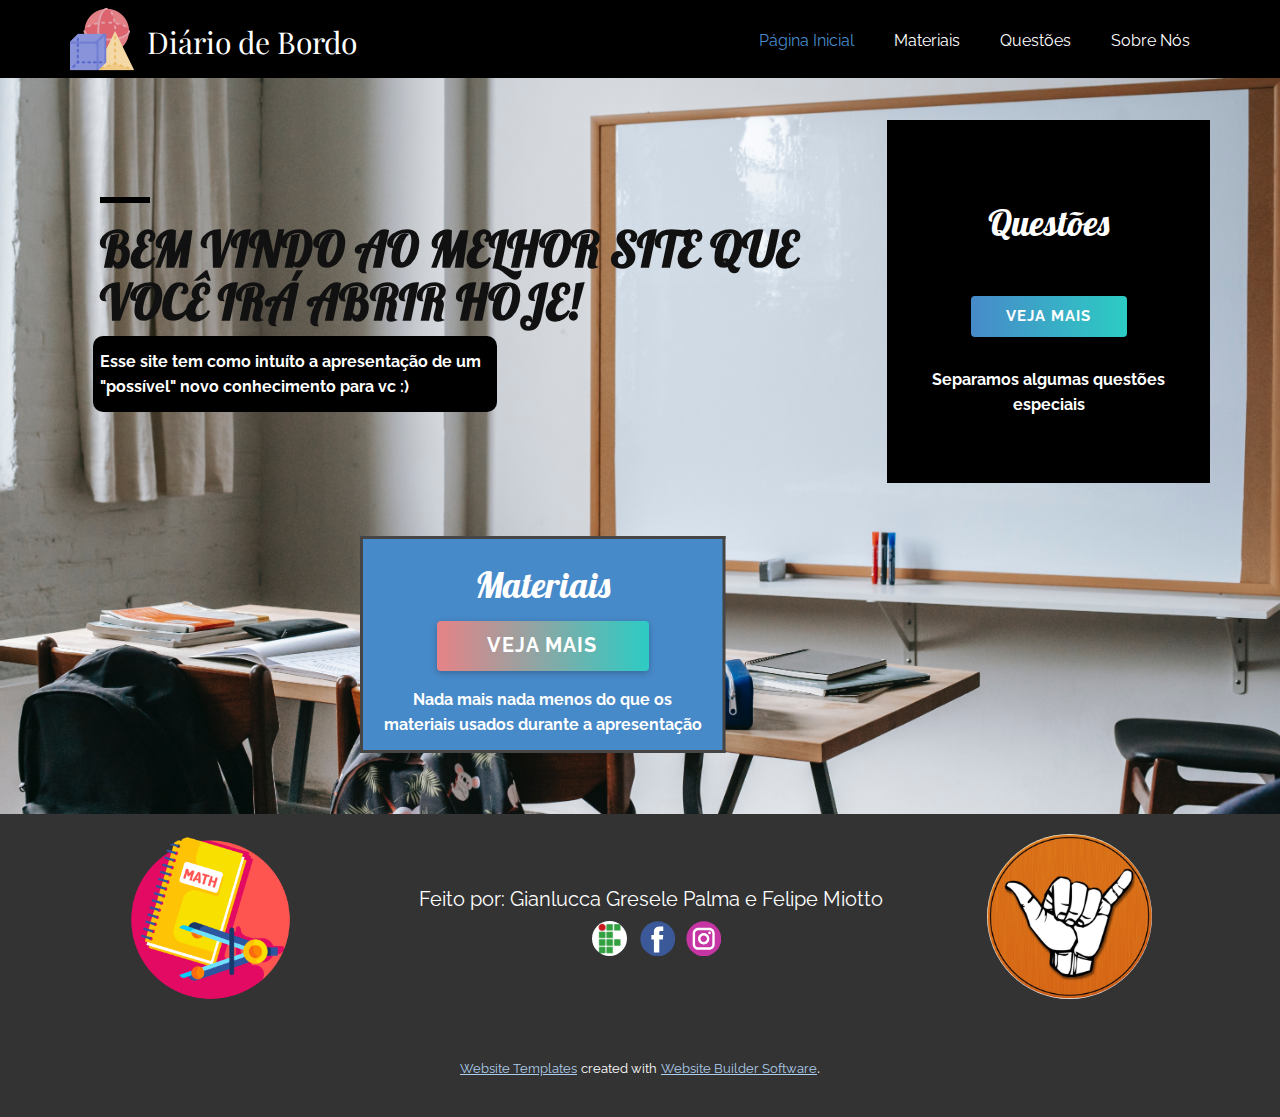
<file: Página-Inicial.html>
<!DOCTYPE html>
<html style="font-size: 16px;" lang="pt"><head>
    <meta name="viewport" content="width=device-width, initial-scale=1.0">
    <meta charset="utf-8">
    <meta name="keywords" content="Bem vindo ao melhor site que você irá abrir hoje!, Redução de Aldeídos:">
    <meta name="description" content="">
    <title>Página Inicial</title>
    <link rel="stylesheet" href="nicepage.css" media="screen">
<link rel="stylesheet" href="Página-Inicial.css" media="screen">
    <script class="u-script" type="text/javascript" src="jquery.js" "="" defer=""></script>
    <script class="u-script" type="text/javascript" src="nicepage.js" "="" defer=""></script>
    <meta name="generator" content="Nicepage 4.17.10, nicepage.com">
    <link id="u-theme-google-font" rel="stylesheet" href="https://fonts.googleapis.com/css?family=Lobster:400|Raleway:100,100i,200,200i,300,300i,400,400i,500,500i,600,600i,700,700i,800,800i,900,900i">
    <link id="u-page-google-font" rel="stylesheet" href="https://fonts.googleapis.com/css?family=Playfair+Display:400,400i,500,500i,600,600i,700,700i,800,800i,900,900i">
    
    
    <script type="application/ld+json">{
		"@context": "http://schema.org",
		"@type": "Organization",
		"name": "",
		"logo": "images/2802825.png",
		"sameAs": [
				"https://www.facebook.com/gianlucca.greselepalma/",
				"https://www.instagram.com/gianluccagpalma/"
		]
}</script>
    <meta name="theme-color" content="#478ac9">
    <meta property="og:title" content="Página Inicial">
    <meta property="og:type" content="website">
  </head>
  <body class="u-body u-xl-mode" data-lang="pt"><header class="u-black u-clearfix u-header u-header" id="sec-6dbd"><div class="u-clearfix u-sheet u-sheet-1">
        <a href="Página-Inicial.html" data-page-id="105202446" class="u-image u-logo u-image-1" data-image-width="512" data-image-height="512" data-animation-name="customAnimationIn" data-animation-duration="1000" title="Página Inicial">
          <img src="images/2802825.png" class="u-logo-image u-logo-image-1">
        </a>
        <p class="u-custom-font u-font-playfair-display u-text u-text-default u-text-1">Diário de Bordo</p>
        <nav class="u-menu u-menu-one-level u-offcanvas u-menu-1">
          <div class="menu-collapse" style="font-size: 1rem; letter-spacing: 0px;">
            <a class="u-button-style u-custom-left-right-menu-spacing u-custom-padding-bottom u-custom-top-bottom-menu-spacing u-nav-link u-text-active-palette-1-base u-text-hover-palette-2-base" href="#">
              <svg class="u-svg-link" viewBox="0 0 24 24"><use xmlns:xlink="http://www.w3.org/1999/xlink" xlink:href="#menu-hamburger"></use></svg>
              <svg class="u-svg-content" version="1.1" id="menu-hamburger" viewBox="0 0 16 16" x="0px" y="0px" xmlns:xlink="http://www.w3.org/1999/xlink" xmlns="http://www.w3.org/2000/svg"><g><rect y="1" width="16" height="2"></rect><rect y="7" width="16" height="2"></rect><rect y="13" width="16" height="2"></rect>
</g></svg>
            </a>
          </div>
          <div class="u-custom-menu u-nav-container">
            <ul class="u-nav u-unstyled u-nav-1"><li class="u-nav-item"><a class="u-button-style u-nav-link u-text-active-palette-1-base u-text-hover-palette-2-base" href="Página-Inicial.html" style="padding: 10px 20px;">Página Inicial</a>
</li><li class="u-nav-item"><a class="u-button-style u-nav-link u-text-active-palette-1-base u-text-hover-palette-2-base" href="Materiais.html" style="padding: 10px 20px;">Materiais</a>
</li><li class="u-nav-item"><a class="u-button-style u-nav-link u-text-active-palette-1-base u-text-hover-palette-2-base" href="Questões.html" style="padding: 10px 20px;">Questões</a>
</li><li class="u-nav-item"><a class="u-button-style u-nav-link u-text-active-palette-1-base u-text-hover-palette-2-base" href="Sobre-Nós.html" style="padding: 10px 20px;">Sobre Nós</a>
</li></ul>
          </div>
          <div class="u-custom-menu u-nav-container-collapse">
            <div class="u-black u-container-style u-inner-container-layout u-opacity u-opacity-95 u-sidenav">
              <div class="u-inner-container-layout u-sidenav-overflow">
                <div class="u-menu-close"></div>
                <ul class="u-align-center u-nav u-popupmenu-items u-unstyled u-nav-2"><li class="u-nav-item"><a class="u-button-style u-nav-link" href="Página-Inicial.html">Página Inicial</a>
</li><li class="u-nav-item"><a class="u-button-style u-nav-link" href="Materiais.html">Materiais</a>
</li><li class="u-nav-item"><a class="u-button-style u-nav-link" href="Questões.html">Questões</a>
</li><li class="u-nav-item"><a class="u-button-style u-nav-link" href="Sobre-Nós.html">Sobre Nós</a>
</li></ul>
              </div>
            </div>
            <div class="u-black u-menu-overlay u-opacity u-opacity-70"></div>
          </div>
        </nav>
      </div></header>
    <section class="u-clearfix u-image u-section-1" id="carousel_923c" data-image-width="9509" data-image-height="5257">
      <div class="u-clearfix u-sheet u-sheet-1">
        <div class="u-clearfix u-expanded-width-lg u-expanded-width-md u-expanded-width-sm u-expanded-width-xl u-layout-wrap u-layout-wrap-1">
          <div class="u-layout">
            <div class="u-layout-col">
              <div class="u-size-60">
                <div class="u-layout-row">
                  <div class="u-align-left u-container-style u-layout-cell u-left-cell u-size-43 u-layout-cell-1">
                    <div class="u-container-layout u-container-layout-1">
                      <div class="u-border-6 u-border-black u-line u-line-horizontal u-line-1"></div>
                      <h2 class="u-text u-text-1" data-animation-name="customAnimationIn" data-animation-duration="1000">Bem vindo ao melhor site que você irá abrir hoje!</h2>
                      <div class="u-black u-radius-10 u-shape u-shape-round u-shape-1"></div>
                      <p class="u-text u-text-body-alt-color u-text-2">Esse site tem como intuíto a apresentação de um "possível" novo conhecimento para vc :)</p>
                    </div>
                  </div>
                  <div class="u-black u-container-style u-layout-cell u-right-cell u-shape-rectangle u-size-17 u-layout-cell-2">
                    <div class="u-container-layout u-container-layout-2">
                      <h2 class="u-align-center u-subtitle u-text u-text-3">Questões</h2>
                      <a href="Questões.html" data-page-id="885401558" class="u-btn u-btn-round u-button-style u-gradient u-none u-radius-4 u-btn-1">Veja Mais<br>
                      </a>
                      <p class="u-align-center u-text u-text-body-alt-color u-text-4">Separamos algumas questões especiais</p>
                    </div>
                  </div>
                </div>
              </div>
            </div>
          </div>
        </div>
        <div class="u-container-style u-expanded-width-xs u-group u-palette-1-base u-shape-rectangle u-group-1">
          <div class="u-container-layout u-container-layout-3">
            <div class="u-absolute-hcenter u-border-3 u-border-grey-dark-1 u-expanded u-shape u-shape-left"></div>
            <div class="u-absolute-hcenter-md u-absolute-hcenter-sm u-absolute-hcenter-xs u-border-3 u-border-grey-dark-1 u-expanded u-shape u-shape-right"></div>
            <h2 class="u-align-center u-subtitle u-text u-text-5">Materiais</h2>
            <a href="Materiais.html" data-page-id="83122062" class="u-border-none u-btn u-btn-round u-button-style u-gradient u-none u-radius-4 u-text-body-alt-color u-btn-2">Veja Mais</a>
            <p class="u-align-center u-text u-text-body-alt-color u-text-6">Nada mais nada menos do que os materiais usados durante a apresentação</p>
          </div>
        </div>
      </div>
    </section>
    
    
    <footer class="u-align-center-md u-align-center-sm u-align-center-xs u-clearfix u-footer u-grey-80" id="sec-4020"><div class="u-clearfix u-sheet u-sheet-1">
        <div class="infinite u-image u-image-circle u-preserve-proportions u-image-1" alt="" data-image-width="900" data-image-height="900" data-animation-name="pulse" data-animation-duration="1000" data-animation-direction=""></div>
        <p class="u-align-center-lg u-align-center-md u-align-center-xl u-text u-text-1">Feito por: Gianlucca Gresele Palma e Felipe Miotto</p>
        <div class="u-align-left u-social-icons u-spacing-10 u-social-icons-1">
          <a class="u-social-url" title="facebook" target="_blank" href="https://www.facebook.com/gianlucca.greselepalma/"><span class="u-icon u-social-facebook u-social-icon u-icon-1"><svg class="u-svg-link" preserveAspectRatio="xMidYMin slice" viewBox="0 0 112 112" style=""><use xmlns:xlink="http://www.w3.org/1999/xlink" xlink:href="#svg-cbb9"></use></svg><svg class="u-svg-content" viewBox="0 0 112 112" x="0" y="0" id="svg-cbb9"><circle fill="currentColor" cx="56.1" cy="56.1" r="55"></circle><path fill="#FFFFFF" d="M73.5,31.6h-9.1c-1.4,0-3.6,0.8-3.6,3.9v8.5h12.6L72,58.3H60.8v40.8H43.9V58.3h-8V43.9h8v-9.2
            c0-6.7,3.1-17,17-17h12.5v13.9H73.5z"></path></svg></span>
          </a>
          <a class="u-social-url" title="instagram" target="_blank" href="https://www.instagram.com/gianluccagpalma/"><span class="u-icon u-social-icon u-social-instagram u-icon-2"><svg class="u-svg-link" preserveAspectRatio="xMidYMin slice" viewBox="0 0 112 112" style=""><use xmlns:xlink="http://www.w3.org/1999/xlink" xlink:href="#svg-66d4"></use></svg><svg class="u-svg-content" viewBox="0 0 112 112" x="0" y="0" id="svg-66d4"><circle fill="currentColor" cx="56.1" cy="56.1" r="55"></circle><path fill="#FFFFFF" d="M55.9,38.2c-9.9,0-17.9,8-17.9,17.9C38,66,46,74,55.9,74c9.9,0,17.9-8,17.9-17.9C73.8,46.2,65.8,38.2,55.9,38.2
            z M55.9,66.4c-5.7,0-10.3-4.6-10.3-10.3c-0.1-5.7,4.6-10.3,10.3-10.3c5.7,0,10.3,4.6,10.3,10.3C66.2,61.8,61.6,66.4,55.9,66.4z"></path><path fill="#FFFFFF" d="M74.3,33.5c-2.3,0-4.2,1.9-4.2,4.2s1.9,4.2,4.2,4.2s4.2-1.9,4.2-4.2S76.6,33.5,74.3,33.5z"></path><path fill="#FFFFFF" d="M73.1,21.3H38.6c-9.7,0-17.5,7.9-17.5,17.5v34.5c0,9.7,7.9,17.6,17.5,17.6h34.5c9.7,0,17.5-7.9,17.5-17.5V38.8
            C90.6,29.1,82.7,21.3,73.1,21.3z M83,73.3c0,5.5-4.5,9.9-9.9,9.9H38.6c-5.5,0-9.9-4.5-9.9-9.9V38.8c0-5.5,4.5-9.9,9.9-9.9h34.5
            c5.5,0,9.9,4.5,9.9,9.9V73.3z"></path></svg></span>
          </a>
        </div>
        <div class="u-image u-image-circle u-preserve-proportions u-image-2" alt="" data-image-width="1400" data-image-height="1400" data-href="https://www.ifms.edu.br" data-target="_blank"></div>
        <div class="infinite u-image u-image-circle u-preserve-proportions u-image-3" alt="" data-image-width="225" data-image-height="225" data-animation-name="pulse" data-animation-duration="1000" data-animation-direction=""></div>
      </div></footer>
    <section class="u-backlink u-clearfix u-grey-80">
      <a class="u-link" href="https://nicepage.com/website-templates" target="_blank">
        <span>Website Templates</span>
      </a>
      <p class="u-text">
        <span>created with</span>
      </p>
      <a class="u-link" href="" target="_blank">
        <span>Website Builder Software</span>
      </a>. 
    </section>
  
</body></html>
</file>
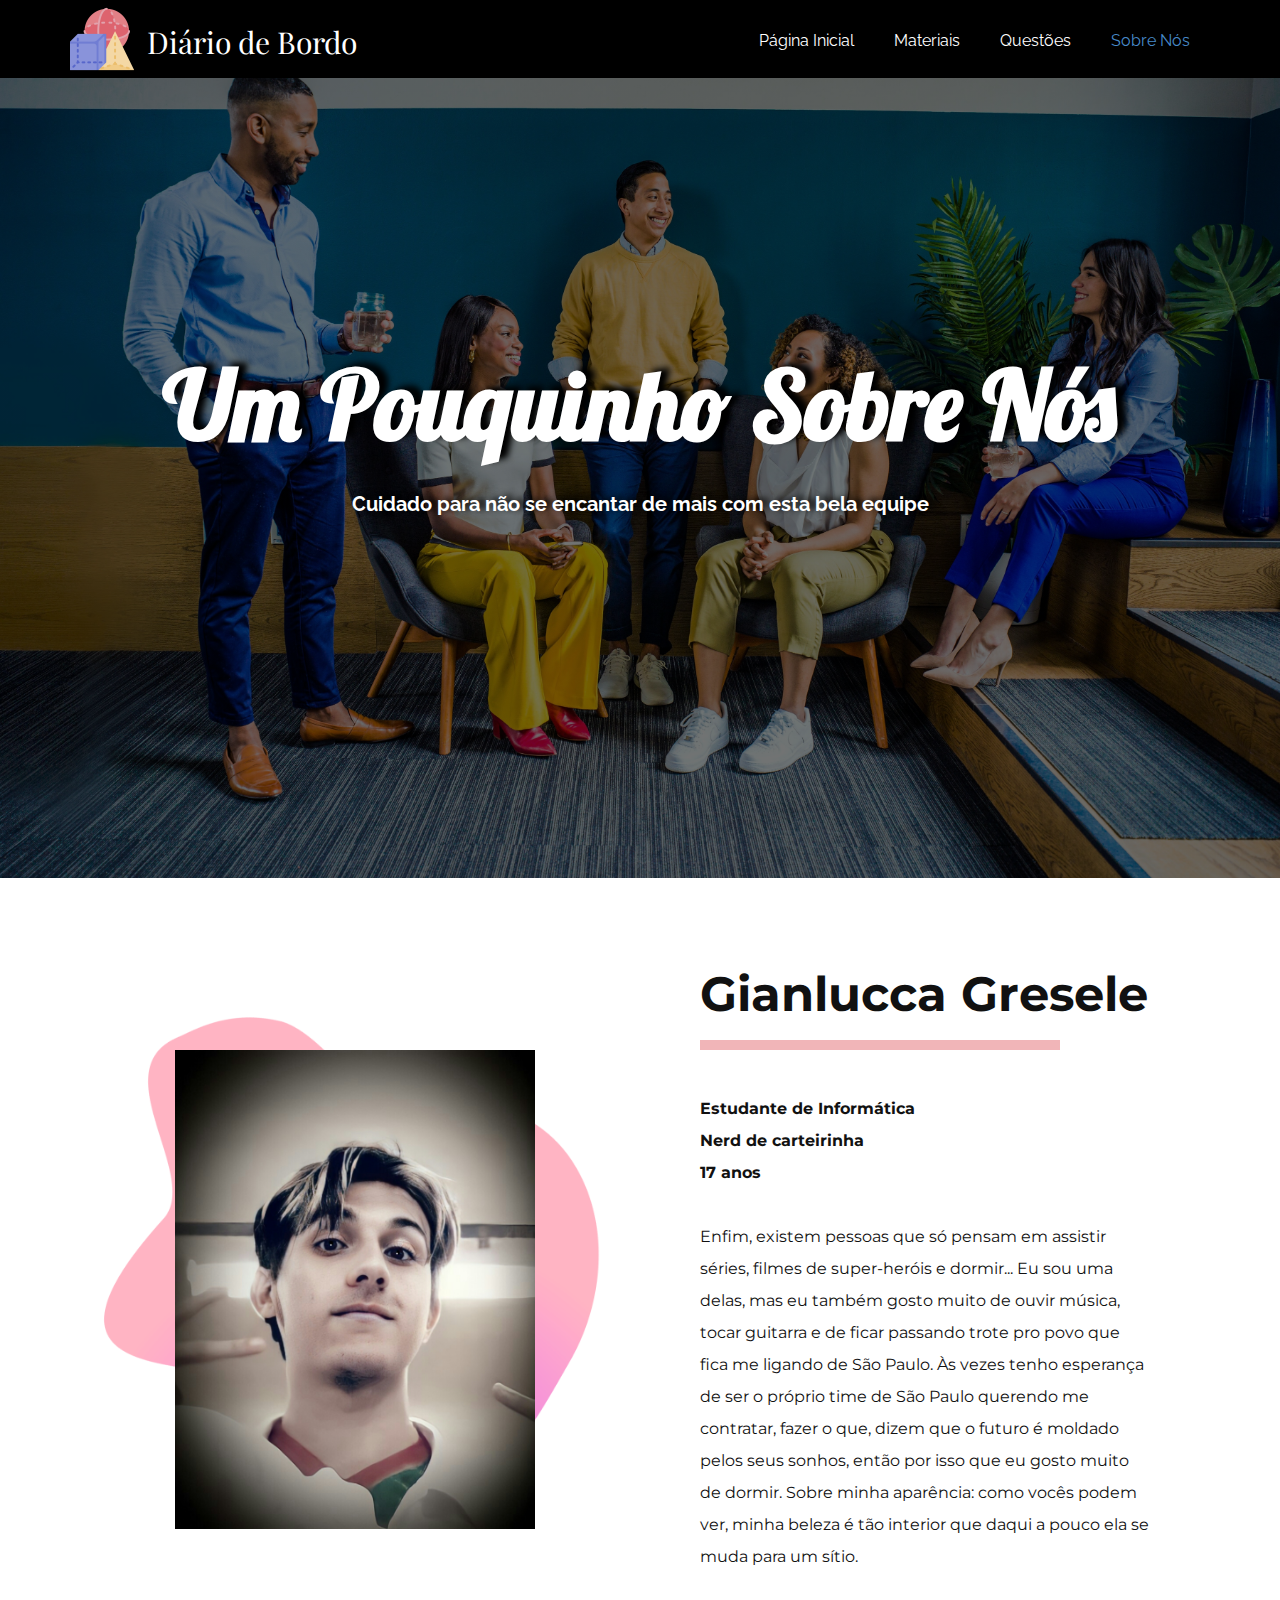
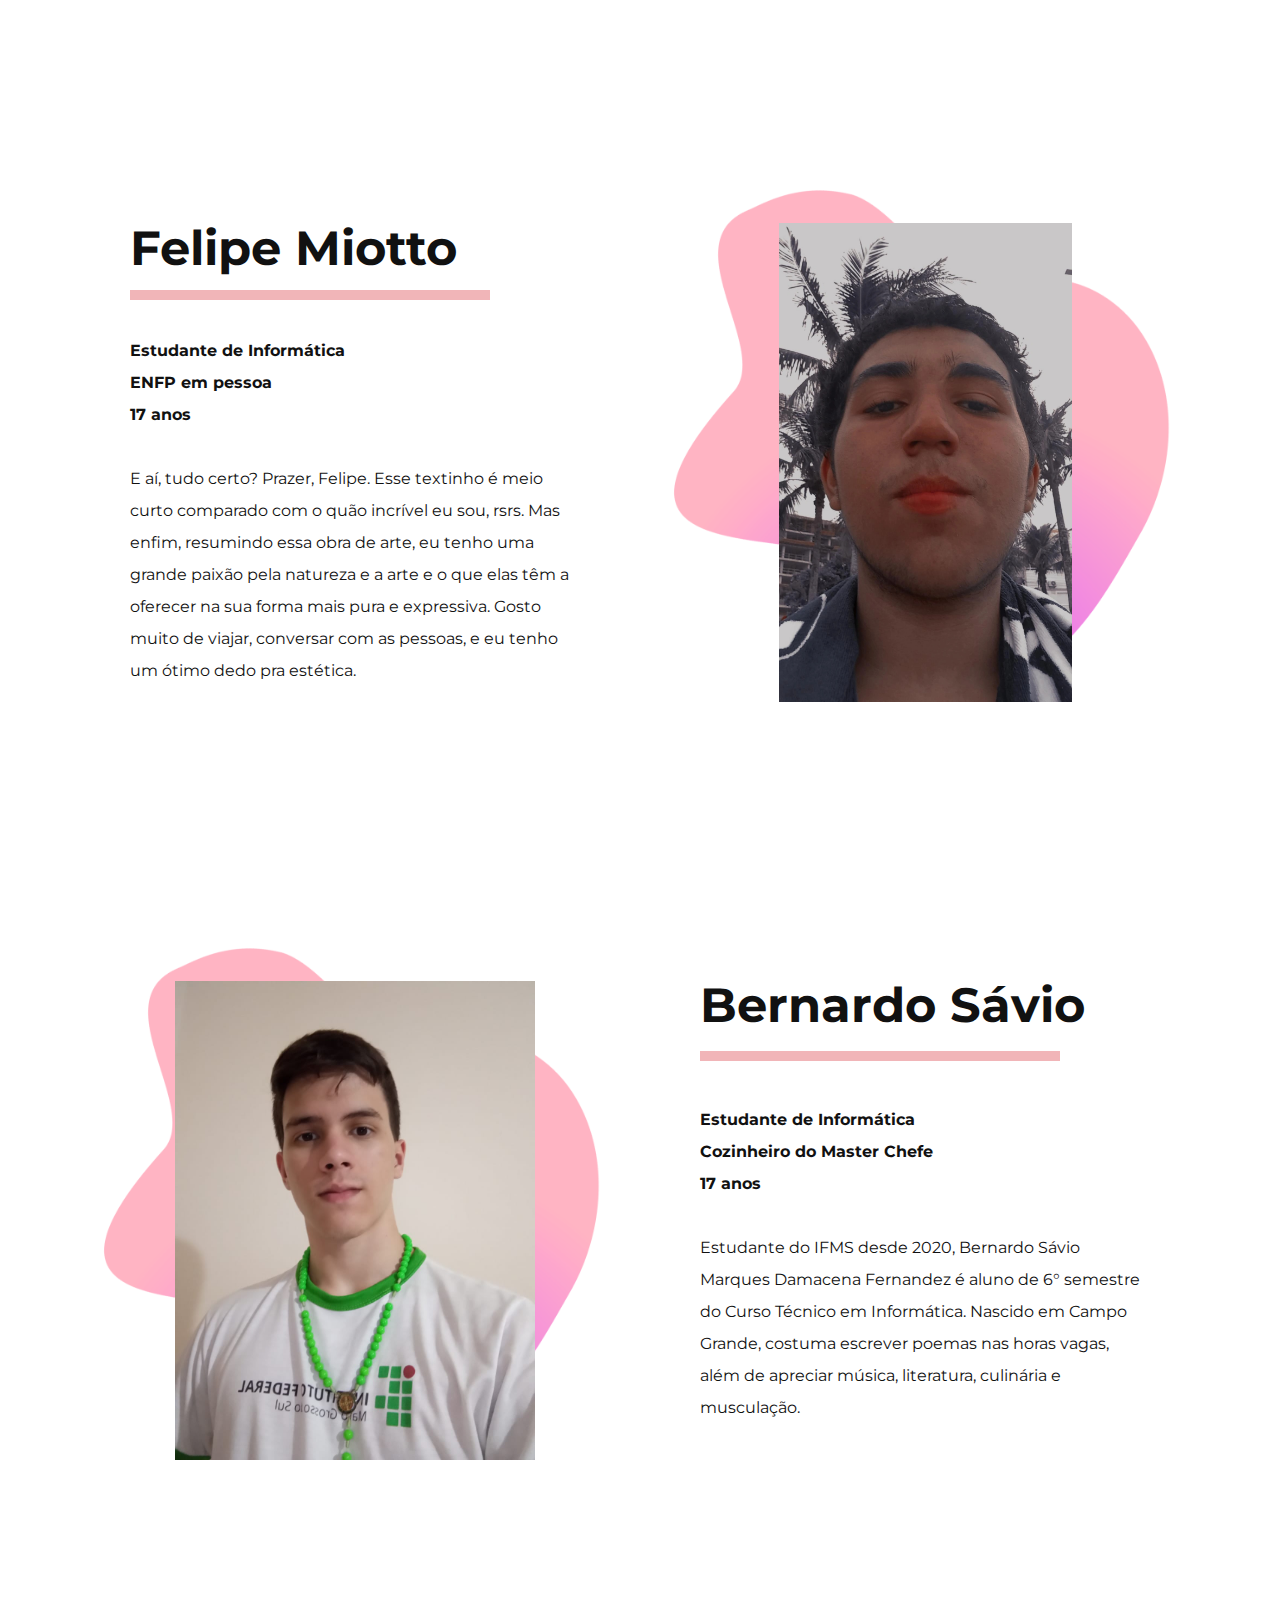
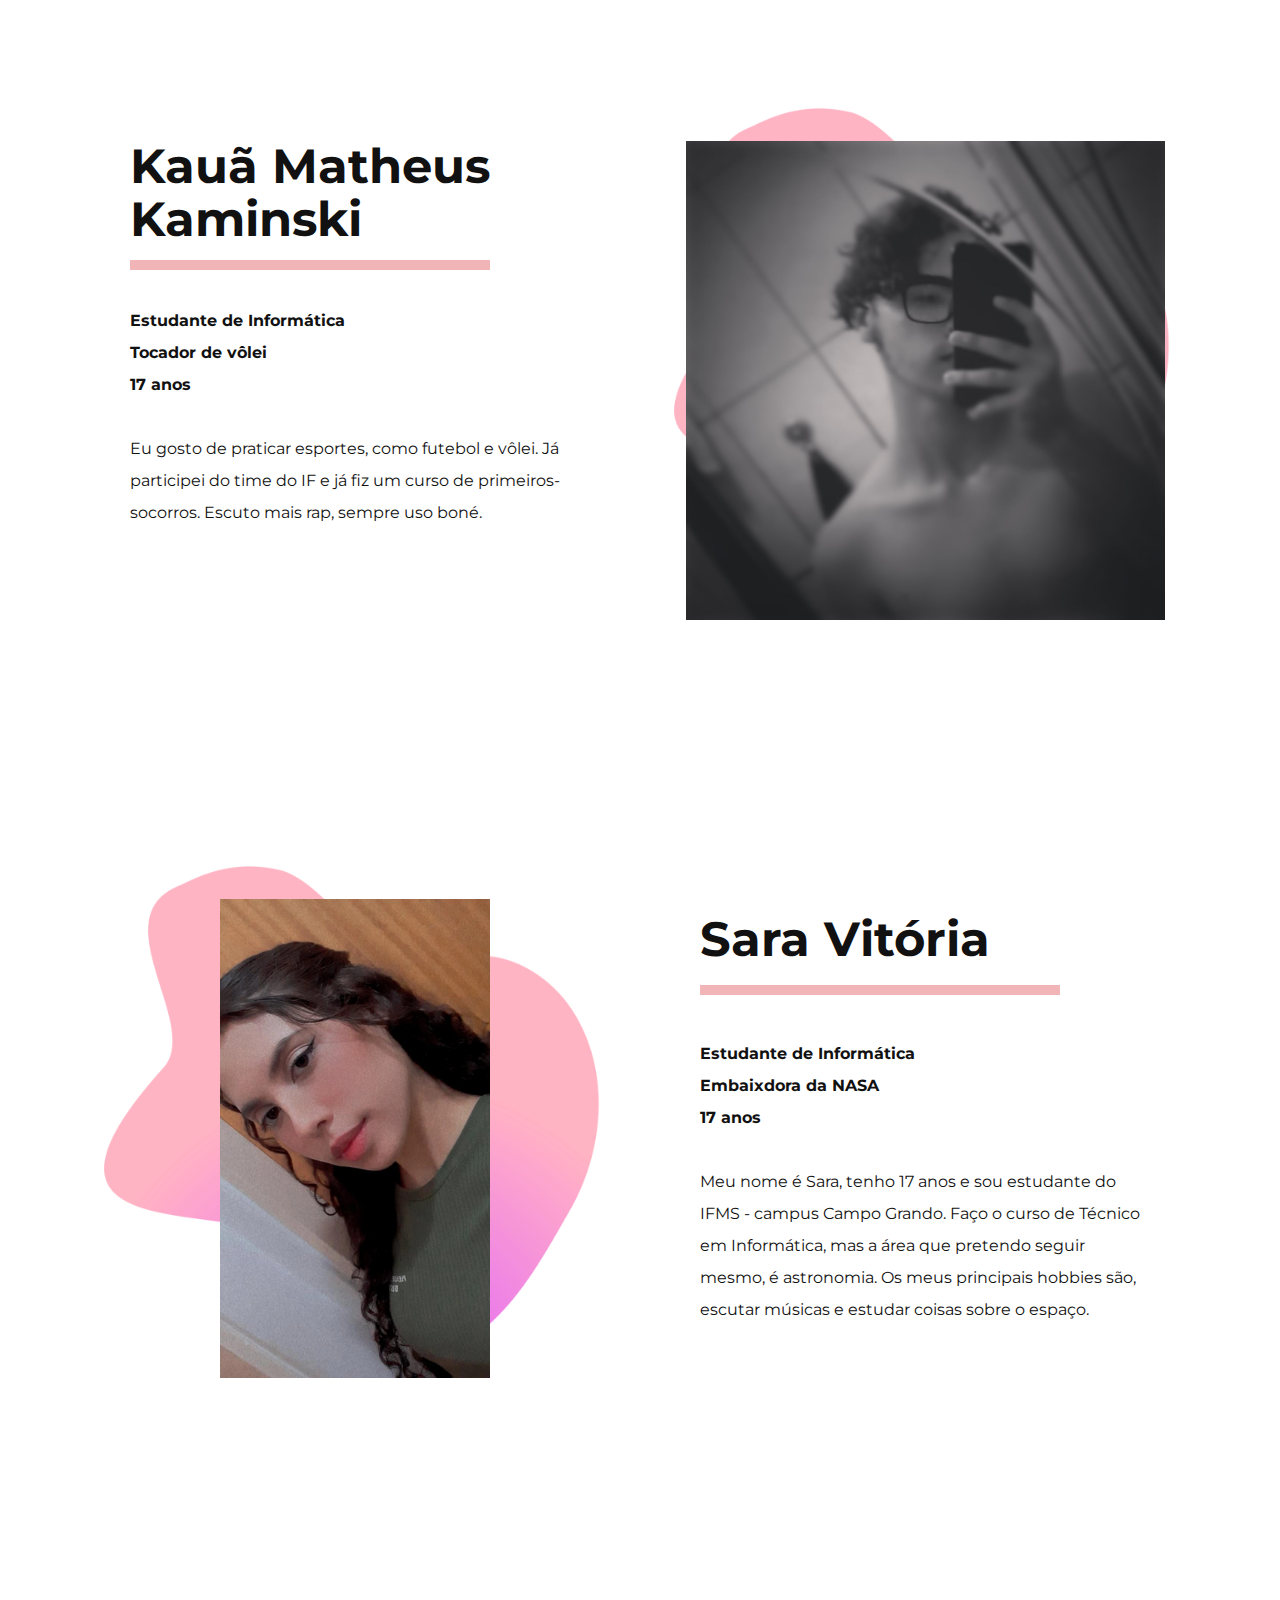
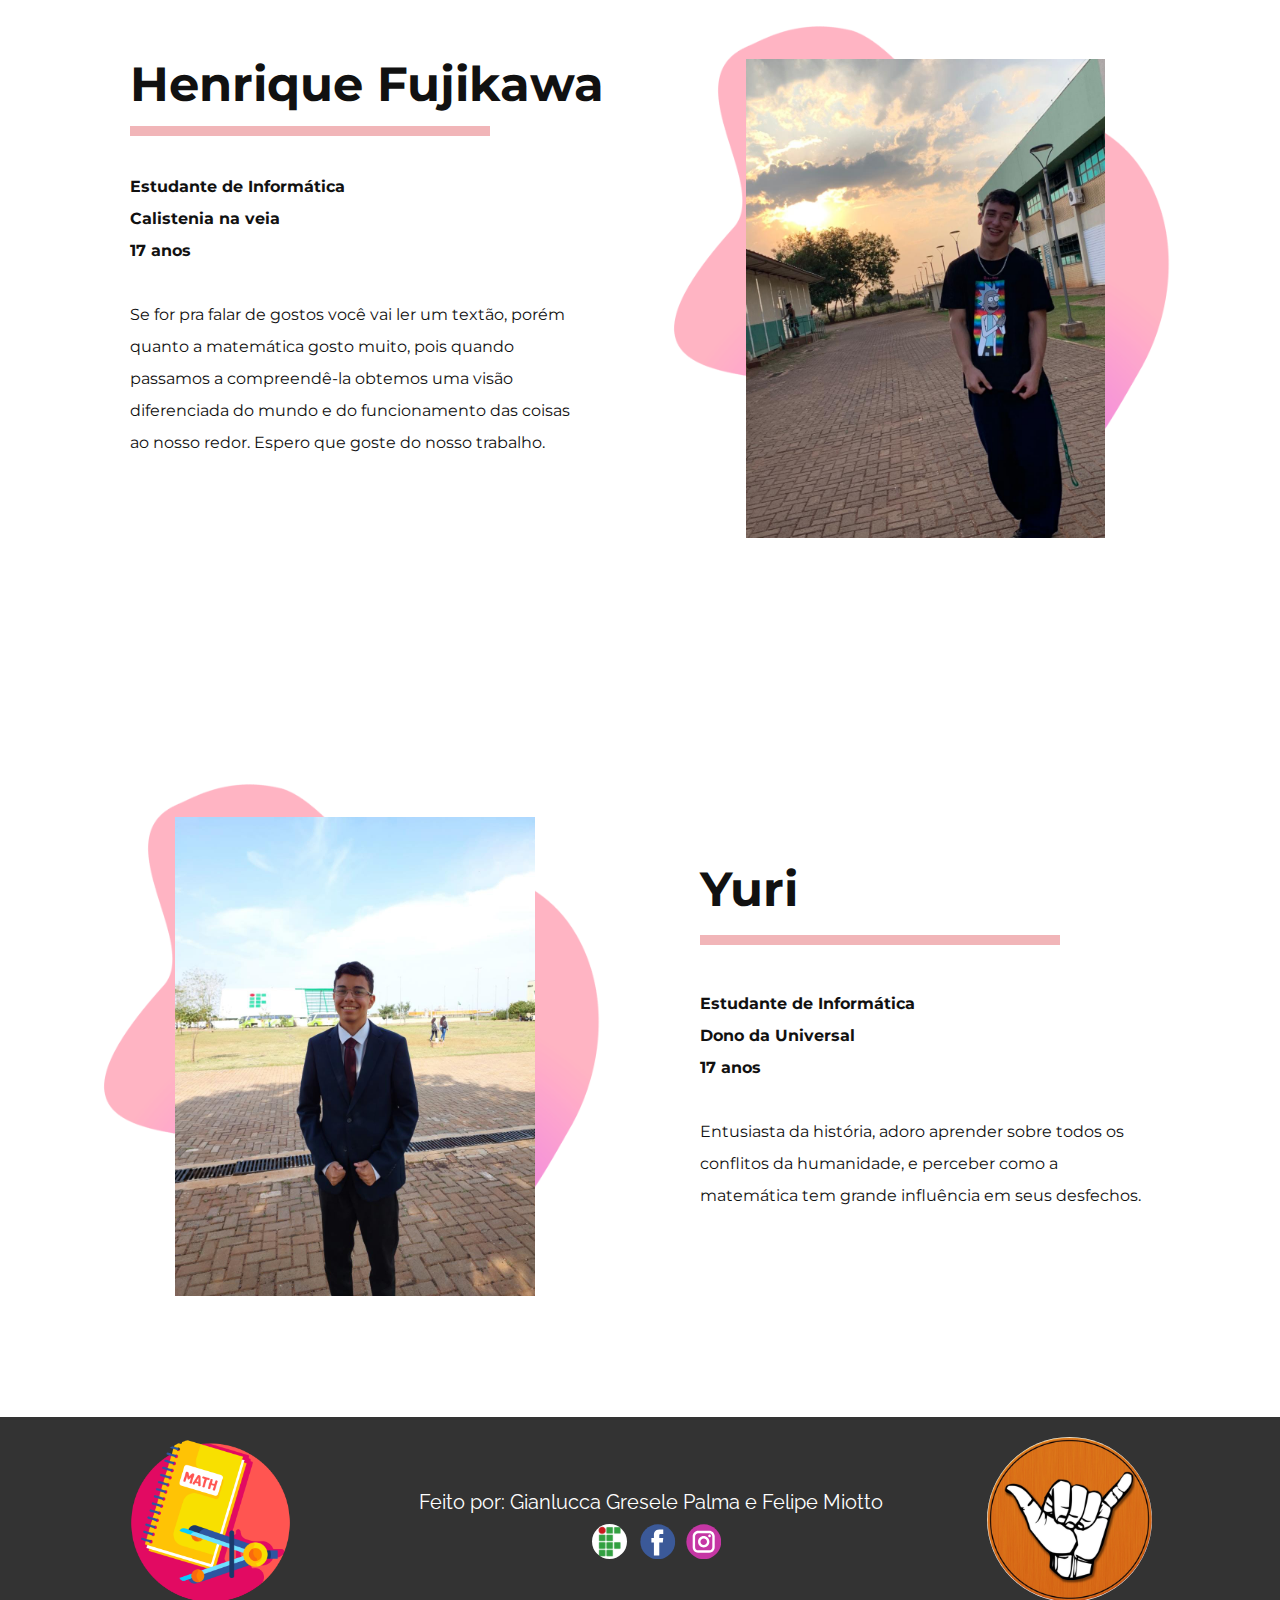
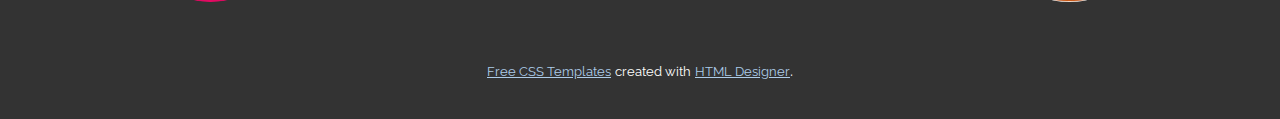
<file: Sobre-Nós.html>
<!DOCTYPE html>
<html style="font-size: 16px;" lang="pt"><head>
    <meta name="viewport" content="width=device-width, initial-scale=1.0">
    <meta charset="utf-8">
    <meta name="keywords" content="Redução de Aldeídos">
    <meta name="description" content="">
    <title>Sobre Nós</title>
    <link rel="stylesheet" href="nicepage.css" media="screen">
<link rel="stylesheet" href="Sobre-Nós.css" media="screen">
    <script class="u-script" type="text/javascript" src="jquery.js" "="" defer=""></script>
    <script class="u-script" type="text/javascript" src="nicepage.js" "="" defer=""></script>
    <meta name="generator" content="Nicepage 4.17.10, nicepage.com">
    <link id="u-theme-google-font" rel="stylesheet" href="https://fonts.googleapis.com/css?family=Lobster:400|Raleway:100,100i,200,200i,300,300i,400,400i,500,500i,600,600i,700,700i,800,800i,900,900i">
    <link id="u-page-google-font" rel="stylesheet" href="https://fonts.googleapis.com/css?family=Montserrat:100,100i,200,200i,300,300i,400,400i,500,500i,600,600i,700,700i,800,800i,900,900i|Playfair+Display:400,400i,500,500i,600,600i,700,700i,800,800i,900,900i">
    
    
    
    
    
    
    
    
    
    <script type="application/ld+json">{
		"@context": "http://schema.org",
		"@type": "Organization",
		"name": "",
		"logo": "images/2802825.png",
		"sameAs": [
				"https://www.facebook.com/gianlucca.greselepalma/",
				"https://www.instagram.com/gianluccagpalma/"
		]
}</script>
    <meta name="theme-color" content="#478ac9">
    <meta property="og:title" content="Sobre Nós">
    <meta property="og:type" content="website">
  </head>
  <body class="u-body u-xl-mode" data-lang="pt"><header class="u-black u-clearfix u-header u-header" id="sec-6dbd"><div class="u-clearfix u-sheet u-sheet-1">
        <a href="Página-Inicial.html" data-page-id="105202446" class="u-image u-logo u-image-1" data-image-width="512" data-image-height="512" data-animation-name="customAnimationIn" data-animation-duration="1000" title="Página Inicial">
          <img src="images/2802825.png" class="u-logo-image u-logo-image-1">
        </a>
        <p class="u-custom-font u-font-playfair-display u-text u-text-default u-text-1">Diário de Bordo</p>
        <nav class="u-menu u-menu-one-level u-offcanvas u-menu-1">
          <div class="menu-collapse" style="font-size: 1rem; letter-spacing: 0px;">
            <a class="u-button-style u-custom-left-right-menu-spacing u-custom-padding-bottom u-custom-top-bottom-menu-spacing u-nav-link u-text-active-palette-1-base u-text-hover-palette-2-base" href="#">
              <svg class="u-svg-link" viewBox="0 0 24 24"><use xmlns:xlink="http://www.w3.org/1999/xlink" xlink:href="#menu-hamburger"></use></svg>
              <svg class="u-svg-content" version="1.1" id="menu-hamburger" viewBox="0 0 16 16" x="0px" y="0px" xmlns:xlink="http://www.w3.org/1999/xlink" xmlns="http://www.w3.org/2000/svg"><g><rect y="1" width="16" height="2"></rect><rect y="7" width="16" height="2"></rect><rect y="13" width="16" height="2"></rect>
</g></svg>
            </a>
          </div>
          <div class="u-custom-menu u-nav-container">
            <ul class="u-nav u-unstyled u-nav-1"><li class="u-nav-item"><a class="u-button-style u-nav-link u-text-active-palette-1-base u-text-hover-palette-2-base" href="Página-Inicial.html" style="padding: 10px 20px;">Página Inicial</a>
</li><li class="u-nav-item"><a class="u-button-style u-nav-link u-text-active-palette-1-base u-text-hover-palette-2-base" href="Materiais.html" style="padding: 10px 20px;">Materiais</a>
</li><li class="u-nav-item"><a class="u-button-style u-nav-link u-text-active-palette-1-base u-text-hover-palette-2-base" href="Questões.html" style="padding: 10px 20px;">Questões</a>
</li><li class="u-nav-item"><a class="u-button-style u-nav-link u-text-active-palette-1-base u-text-hover-palette-2-base" href="Sobre-Nós.html" style="padding: 10px 20px;">Sobre Nós</a>
</li></ul>
          </div>
          <div class="u-custom-menu u-nav-container-collapse">
            <div class="u-black u-container-style u-inner-container-layout u-opacity u-opacity-95 u-sidenav">
              <div class="u-inner-container-layout u-sidenav-overflow">
                <div class="u-menu-close"></div>
                <ul class="u-align-center u-nav u-popupmenu-items u-unstyled u-nav-2"><li class="u-nav-item"><a class="u-button-style u-nav-link" href="Página-Inicial.html">Página Inicial</a>
</li><li class="u-nav-item"><a class="u-button-style u-nav-link" href="Materiais.html">Materiais</a>
</li><li class="u-nav-item"><a class="u-button-style u-nav-link" href="Questões.html">Questões</a>
</li><li class="u-nav-item"><a class="u-button-style u-nav-link" href="Sobre-Nós.html">Sobre Nós</a>
</li></ul>
              </div>
            </div>
            <div class="u-black u-menu-overlay u-opacity u-opacity-70"></div>
          </div>
        </nav>
      </div></header>
    <section class="u-align-center u-clearfix u-image u-shading u-section-1" src="" data-image-width="3200" data-image-height="1664" id="sec-0b83">
      <div class="u-clearfix u-sheet u-sheet-1">
        <h1 class="u-text u-text-default u-title u-text-1" data-animation-name="customAnimationIn" data-animation-duration="1000">Um Pouquinho Sobre Nós</h1>
        <p class="u-large-text u-text u-text-default u-text-variant u-text-2">Cuidado para não se encantar de mais com esta bela equipe</p>
      </div>
    </section>
    <section class="u-align-left u-clearfix u-section-2" id="carousel_943b">
      <div class="u-clearfix u-sheet u-valign-middle-lg u-valign-middle-md u-valign-middle-sm u-valign-middle-xl u-sheet-1">
        <div class="u-clearfix u-expanded-width u-layout-wrap u-layout-wrap-1">
          <div class="u-layout">
            <div class="u-layout-row">
              <div class="u-align-center u-container-style u-layout-cell u-size-30 u-layout-cell-1">
                <div class="u-container-layout u-valign-middle-lg u-valign-middle-md u-valign-middle-sm u-valign-middle-xl u-container-layout-1">
                  <img class="u-expanded-width-lg u-expanded-width-md u-expanded-width-xl u-expanded-width-xs u-image u-image-contain u-image-default u-image-1" src="images/ddd-min.png" alt="" data-image-width="1300" data-image-height="1262">
                  <div class="img">
                    <img class="u-expanded-width-md u-image u-image-contain u-image-2" src="images/gian.jpeg" data-image-width="1000" data-image-height="935" id="img">
                  </div>
                </div>
              </div>
              <div class="u-align-left u-container-style u-layout-cell u-shape-rectangle u-size-30 u-layout-cell-2">
                <div class="u-container-layout u-valign-middle u-container-layout-2">
                  <h2 class="u-custom-font u-font-montserrat u-text u-text-default u-text-1">Gianlucca Gresele</h2>
                  <div class="u-border-10 u-border-palette-2-light-2 u-line u-line-horizontal u-line-1"></div>
                  <p class="u-custom-font u-font-montserrat u-text u-text-2">
                    <span style="font-weight: 700;">Estudante de Informática<br>Nerd de carteirinha<br>17 anos</span>
                    <br>
                    <br>
                    Enfim, existem pessoas que só pensam em assistir séries, filmes de super-heróis e dormir... Eu sou uma delas, mas eu também gosto muito de ouvir música, tocar guitarra e de ficar passando trote pro povo que fica me ligando de São Paulo. Às
                vezes tenho esperança de ser o próprio time de São Paulo querendo me contratar, fazer o que, dizem que o futuro é moldado pelos seus sonhos, então por isso que eu gosto muito de dormir. Sobre minha aparência: como vocês podem ver, minha
                beleza é tão interior que daqui a pouco ela se muda para um sítio.
                  </p>
                </div>
              </div>
            </div>
          </div>
        </div>
      </div>
    </section>
    <section class="u-align-left u-clearfix u-section-3" id="carousel_a032">
      <div class="u-clearfix u-sheet u-valign-middle-lg u-valign-middle-md u-valign-middle-xl u-sheet-1">
        <div class="u-clearfix u-expanded-width u-gutter-0 u-layout-wrap u-layout-wrap-1">
          <div class="u-layout">
            <div class="u-layout-row">
              <div class="u-container-style u-layout-cell u-size-30 u-layout-cell-1">
                <div class="u-container-layout u-container-layout-1">
                  <h2 class="u-custom-font u-font-montserrat u-text u-text-default u-text-1">Felipe Miotto</h2>
                  <div class="u-border-10 u-border-palette-2-light-2 u-line u-line-horizontal u-line-1"></div>
                  <p class="u-custom-font u-font-montserrat u-text u-text-2">
                    <span style="font-weight: 700;">Estudante de Informática<br>ENFP em pessoa<br>17 anos</span>
                    <br>
                    <br>
                    E aí, tudo certo? Prazer, Felipe. Esse textinho é meio curto comparado com o quão incrível eu sou, rsrs. Mas enfim, 
                    resumindo essa obra de arte, eu tenho uma grande paixão pela natureza e a arte e o que elas têm a oferecer na sua forma
                    mais pura e expressiva. Gosto muito de viajar, conversar com as pessoas, e eu tenho um ótimo dedo pra estética.
                  </p>
                </div>
              </div>
              <div class="u-align-left u-container-style u-layout-cell u-shape-rectangle u-size-30 u-layout-cell-2">
                <div class="u-container-layout u-container-layout-2">
                  <img class="u-expanded-width-md u-expanded-width-sm u-expanded-width-xs u-image u-image-contain u-image-default u-image-1" src="images/ddd-min.png" alt="" data-image-width="1300" data-image-height="1262">
                  <img class="u-image u-image-contain u-image-2" src="images/felipe.png" data-image-width="1000" data-image-height="935">
                </div>
              </div>
            </div>
          </div>
        </div>
      </div>
    </section>
    <section class="u-align-left u-clearfix u-section-4" id="carousel_e528">
      <div class="u-clearfix u-sheet u-valign-middle u-sheet-1">
        <div class="u-clearfix u-expanded-width u-layout-wrap u-layout-wrap-1">
          <div class="u-layout">
            <div class="u-layout-row">
              <div class="u-align-center u-container-style u-layout-cell u-size-30 u-layout-cell-1">
                <div class="u-container-layout u-valign-middle-lg u-valign-middle-md u-valign-middle-sm u-valign-middle-xl u-container-layout-1">
                  <img class="u-expanded-width-lg u-expanded-width-md u-expanded-width-xl u-expanded-width-xs u-image u-image-contain u-image-default u-image-1" src="images/ddd-min.png" alt="" data-image-width="1300" data-image-height="1262">
                  <img class="u-expanded-width-md u-image u-image-contain u-image-2" src="images/bernardo.jpeg" data-image-width="1000" data-image-height="935">
                </div>
              </div>
              <div class="u-align-left u-container-style u-layout-cell u-shape-rectangle u-size-30 u-layout-cell-2">
                <div class="u-container-layout u-valign-middle u-container-layout-2">
                  <h2 class="u-custom-font u-font-montserrat u-text u-text-default u-text-1">Bernardo Sávio</h2>
                  <div class="u-border-10 u-border-palette-2-light-2 u-line u-line-horizontal u-line-1"></div>
                  <p class="u-custom-font u-font-montserrat u-text u-text-2">
                    <span style="font-weight: 700;">Estudante de Informática<br>Cozinheiro do Master Chefe<br>17 anos</span>
                    <br>
                    <br>
                    Estudante do IFMS desde 2020, Bernardo Sávio Marques Damacena Fernandez é aluno de 6° semestre do Curso Técnico em Informática. Nascido em Campo Grande, costuma escrever poemas nas horas vagas, além de apreciar música, literatura, culinária e musculação.
                  </p>
                </div>
              </div>
            </div>
          </div>
        </div>
      </div>
    </section>
    <section class="u-align-left u-clearfix u-section-5" id="carousel_c1b0">
      <div class="u-clearfix u-sheet u-valign-middle-lg u-valign-middle-md u-valign-middle-xl u-sheet-1">
        <div class="u-clearfix u-expanded-width u-layout-wrap u-layout-wrap-1">
          <div class="u-layout">
            <div class="u-layout-row">
              <div class="u-container-style u-layout-cell u-size-30 u-layout-cell-1">
                <div class="u-container-layout u-container-layout-1">
                  <h2 class="u-custom-font u-font-montserrat u-text u-text-default u-text-1">Kauã Matheus Kaminski</h2>
                  <div class="u-border-10 u-border-palette-2-light-2 u-line u-line-horizontal u-line-1"></div>
                  <p class="u-custom-font u-font-montserrat u-text u-text-2">
                    <span style="font-weight: 700;">Estudante de Informática<br>Tocador de vôlei<br>17 anos</span>
                    <br>
                    <br>
                    Eu gosto de praticar esportes, como futebol e vôlei. Já participei do time do IF e já fiz um curso de primeiros-socorros.
                    Escuto mais rap, sempre uso boné.
                  </p>
                </div>
              </div>
              <div class="u-align-left u-container-style u-layout-cell u-shape-rectangle u-size-30 u-layout-cell-2">
                <div class="u-container-layout u-container-layout-2">
                  <img class="u-image u-image-contain u-image-default u-image-1" src="images/ddd-min.png" alt="" data-image-width="1300" data-image-height="1262">
                  <img class="u-image u-image-contain u-image-2" src="images/kaua.jpeg" data-image-width="1000" data-image-height="935">
                </div>
              </div>
            </div>
          </div>
        </div>
      </div>
    </section>
    <section class="u-align-left u-clearfix u-section-6" id="carousel_70ac">
      <div class="u-clearfix u-sheet u-valign-middle-lg u-valign-middle-md u-valign-middle-sm u-valign-middle-xl u-sheet-1">
        <div class="u-clearfix u-expanded-width u-layout-wrap u-layout-wrap-1">
          <div class="u-layout">
            <div class="u-layout-row">
              <div class="u-align-center u-container-style u-layout-cell u-size-30 u-layout-cell-1">
                <div class="u-container-layout u-valign-middle-lg u-valign-middle-md u-valign-middle-sm u-valign-middle-xl u-container-layout-1">
                  <img class="u-expanded-width-lg u-expanded-width-md u-expanded-width-xl u-expanded-width-xs u-image u-image-contain u-image-default u-image-1" src="images/ddd-min.png" alt="" data-image-width="1300" data-image-height="1262">
                  <img class="u-expanded-width-md u-image u-image-contain u-image-2" src="images/sara.jpeg" data-image-width="1000" data-image-height="935">
                </div>
              </div>
              <div class="u-align-left u-container-style u-layout-cell u-shape-rectangle u-size-30 u-layout-cell-2">
                <div class="u-container-layout u-valign-middle u-container-layout-2">
                  <h2 class="u-custom-font u-font-montserrat u-text u-text-default u-text-1">Sara Vitória</h2>
                  <div class="u-border-10 u-border-palette-2-light-2 u-line u-line-horizontal u-line-1"></div>
                  <p class="u-custom-font u-font-montserrat u-text u-text-2">
                    <span style="font-weight: 700;">Estudante de Informática<br>Embaixdora da NASA<br>17 anos</span>
                    <br>
                    <br>
                    Meu nome é Sara, tenho 17 anos e sou estudante do IFMS - campus Campo Grando. Faço o curso de Técnico em Informática, mas a área que pretendo seguir mesmo, é astronomia. Os meus principais hobbies são, escutar músicas e estudar coisas sobre o espaço.
                  </p>
                </div>
              </div>
            </div>
          </div>
        </div>
      </div>
    </section>
    <section class="u-align-left u-clearfix u-section-7" id="carousel_4aee">
      <div class="u-clearfix u-sheet u-valign-middle-lg u-valign-middle-md u-valign-middle-xl u-valign-middle-xs u-sheet-1">
        <div class="u-clearfix u-expanded-width u-layout-wrap u-layout-wrap-1">
          <div class="u-layout">
            <div class="u-layout-row">
              <div class="u-container-style u-layout-cell u-size-30 u-layout-cell-1">
                <div class="u-container-layout u-container-layout-1">
                  <h2 class="u-custom-font u-font-montserrat u-text u-text-default u-text-1">Henrique Fujikawa</h2>
                  <div class="u-border-10 u-border-palette-2-light-2 u-line u-line-horizontal u-line-1"></div>
                  <p class="u-custom-font u-font-montserrat u-text u-text-2">
                    <span style="font-weight: 700;">Estudante de Informática<br>Calistenia na veia<br>17 anos</span>
                    <br>
                    <br>
                    Se for pra falar de gostos você vai ler um textão, porém quanto a matemática gosto muito, pois quando passamos a compreendê-la obtemos uma visão diferenciada do mundo e do funcionamento das coisas ao nosso redor. Espero que goste do nosso trabalho.
                  </p>
                </div>
              </div>
              <div class="u-align-left u-container-style u-layout-cell u-shape-rectangle u-size-30 u-layout-cell-2">
                <div class="u-container-layout u-container-layout-2">
                  <img class="u-image u-image-contain u-image-default u-image-1" src="images/ddd-min.png" alt="" data-image-width="1300" data-image-height="1262">
                  <img class="u-expanded-width-xs u-image u-image-contain u-image-2" src="images/henrique.jpeg" data-image-width="1000" data-image-height="935">
                </div>
              </div>
            </div>
          </div>
        </div>
      </div>
    </section>
    <section class="u-align-left u-clearfix u-section-8" id="carousel_75a5">
      <div class="u-clearfix u-sheet u-valign-middle-lg u-valign-middle-md u-valign-middle-sm u-valign-middle-xl u-sheet-1">
        <div class="u-clearfix u-expanded-width u-layout-wrap u-layout-wrap-1">
          <div class="u-layout">
            <div class="u-layout-row">
              <div class="u-align-center u-container-style u-layout-cell u-size-30 u-layout-cell-1">
                <div class="u-container-layout u-valign-middle-lg u-valign-middle-md u-valign-middle-sm u-valign-middle-xl u-container-layout-1">
                  <img class="u-expanded-width-lg u-expanded-width-md u-expanded-width-xl u-expanded-width-xs u-image u-image-contain u-image-default u-image-1" src="images/ddd-min.png" alt="" data-image-width="1300" data-image-height="1262">
                  <img class="u-expanded-width-md u-image u-image-contain u-image-2" src="images/yuri.jpeg" data-image-width="1000" data-image-height="935">
                </div>
              </div>
              <div class="u-align-left u-container-style u-layout-cell u-shape-rectangle u-size-30 u-layout-cell-2">
                <div class="u-container-layout u-valign-middle u-container-layout-2">
                  <h2 class="u-custom-font u-font-montserrat u-text u-text-default u-text-1">Yuri </h2>
                  <div class="u-border-10 u-border-palette-2-light-2 u-line u-line-horizontal u-line-1"></div>
                  <p class="u-custom-font u-font-montserrat u-text u-text-2">
                    <span style="font-weight: 700;">Estudante de Informática<br>Dono da Universal<br>17 anos</span>
                    <br>
                    <br>
                    Entusiasta da história, adoro aprender sobre todos os conflitos da humanidade, e perceber como a matemática tem grande influência em seus desfechos.
                  </p>
                </div>
              </div>
            </div>
          </div>
        </div>
      </div>
    </section>
    
    
    <footer class="u-align-center-md u-align-center-sm u-align-center-xs u-clearfix u-footer u-grey-80" id="sec-4020"><div class="u-clearfix u-sheet u-sheet-1">
        <div class="infinite u-image u-image-circle u-preserve-proportions u-image-1" alt="" data-image-width="900" data-image-height="900" data-animation-name="pulse" data-animation-duration="1000" data-animation-direction=""></div>
        <p class="u-align-center-lg u-align-center-md u-align-center-xl u-text u-text-1">Feito por: Gianlucca Gresele Palma e Felipe Miotto</p>
        <div class="u-align-left u-social-icons u-spacing-10 u-social-icons-1">
          <a class="u-social-url" title="facebook" target="_blank" href="https://www.facebook.com/gianlucca.greselepalma/"><span class="u-icon u-social-facebook u-social-icon u-icon-1"><svg class="u-svg-link" preserveAspectRatio="xMidYMin slice" viewBox="0 0 112 112" style=""><use xmlns:xlink="http://www.w3.org/1999/xlink" xlink:href="#svg-cbb9"></use></svg><svg class="u-svg-content" viewBox="0 0 112 112" x="0" y="0" id="svg-cbb9"><circle fill="currentColor" cx="56.1" cy="56.1" r="55"></circle><path fill="#FFFFFF" d="M73.5,31.6h-9.1c-1.4,0-3.6,0.8-3.6,3.9v8.5h12.6L72,58.3H60.8v40.8H43.9V58.3h-8V43.9h8v-9.2
            c0-6.7,3.1-17,17-17h12.5v13.9H73.5z"></path></svg></span>
          </a>
          <a class="u-social-url" title="instagram" target="_blank" href="https://www.instagram.com/gianluccagpalma/"><span class="u-icon u-social-icon u-social-instagram u-icon-2"><svg class="u-svg-link" preserveAspectRatio="xMidYMin slice" viewBox="0 0 112 112" style=""><use xmlns:xlink="http://www.w3.org/1999/xlink" xlink:href="#svg-66d4"></use></svg><svg class="u-svg-content" viewBox="0 0 112 112" x="0" y="0" id="svg-66d4"><circle fill="currentColor" cx="56.1" cy="56.1" r="55"></circle><path fill="#FFFFFF" d="M55.9,38.2c-9.9,0-17.9,8-17.9,17.9C38,66,46,74,55.9,74c9.9,0,17.9-8,17.9-17.9C73.8,46.2,65.8,38.2,55.9,38.2
            z M55.9,66.4c-5.7,0-10.3-4.6-10.3-10.3c-0.1-5.7,4.6-10.3,10.3-10.3c5.7,0,10.3,4.6,10.3,10.3C66.2,61.8,61.6,66.4,55.9,66.4z"></path><path fill="#FFFFFF" d="M74.3,33.5c-2.3,0-4.2,1.9-4.2,4.2s1.9,4.2,4.2,4.2s4.2-1.9,4.2-4.2S76.6,33.5,74.3,33.5z"></path><path fill="#FFFFFF" d="M73.1,21.3H38.6c-9.7,0-17.5,7.9-17.5,17.5v34.5c0,9.7,7.9,17.6,17.5,17.6h34.5c9.7,0,17.5-7.9,17.5-17.5V38.8
            C90.6,29.1,82.7,21.3,73.1,21.3z M83,73.3c0,5.5-4.5,9.9-9.9,9.9H38.6c-5.5,0-9.9-4.5-9.9-9.9V38.8c0-5.5,4.5-9.9,9.9-9.9h34.5
            c5.5,0,9.9,4.5,9.9,9.9V73.3z"></path></svg></span>
          </a>
        </div>
        <div class="u-image u-image-circle u-preserve-proportions u-image-2" alt="" data-image-width="1400" data-image-height="1400" data-href="https://www.ifms.edu.br" data-target="_blank"></div>
        <div class="infinite u-image u-image-circle u-preserve-proportions u-image-3" alt="" data-image-width="225" data-image-height="225" data-animation-name="pulse" data-animation-duration="1000" data-animation-direction=""></div>
      </div></footer>
    <section class="u-backlink u-clearfix u-grey-80">
      <a class="u-link" href="https://nicepage.com/css-templates" target="_blank">
        <span>Free CSS Templates</span>
      </a>
      <p class="u-text">
        <span>created with</span>
      </p>
      <a class="u-link" href="https://nicepage.com/html-website-builder" target="_blank">
        <span>HTML Designer</span>
      </a>. 
    </section>
  
</body></html>
</file>
